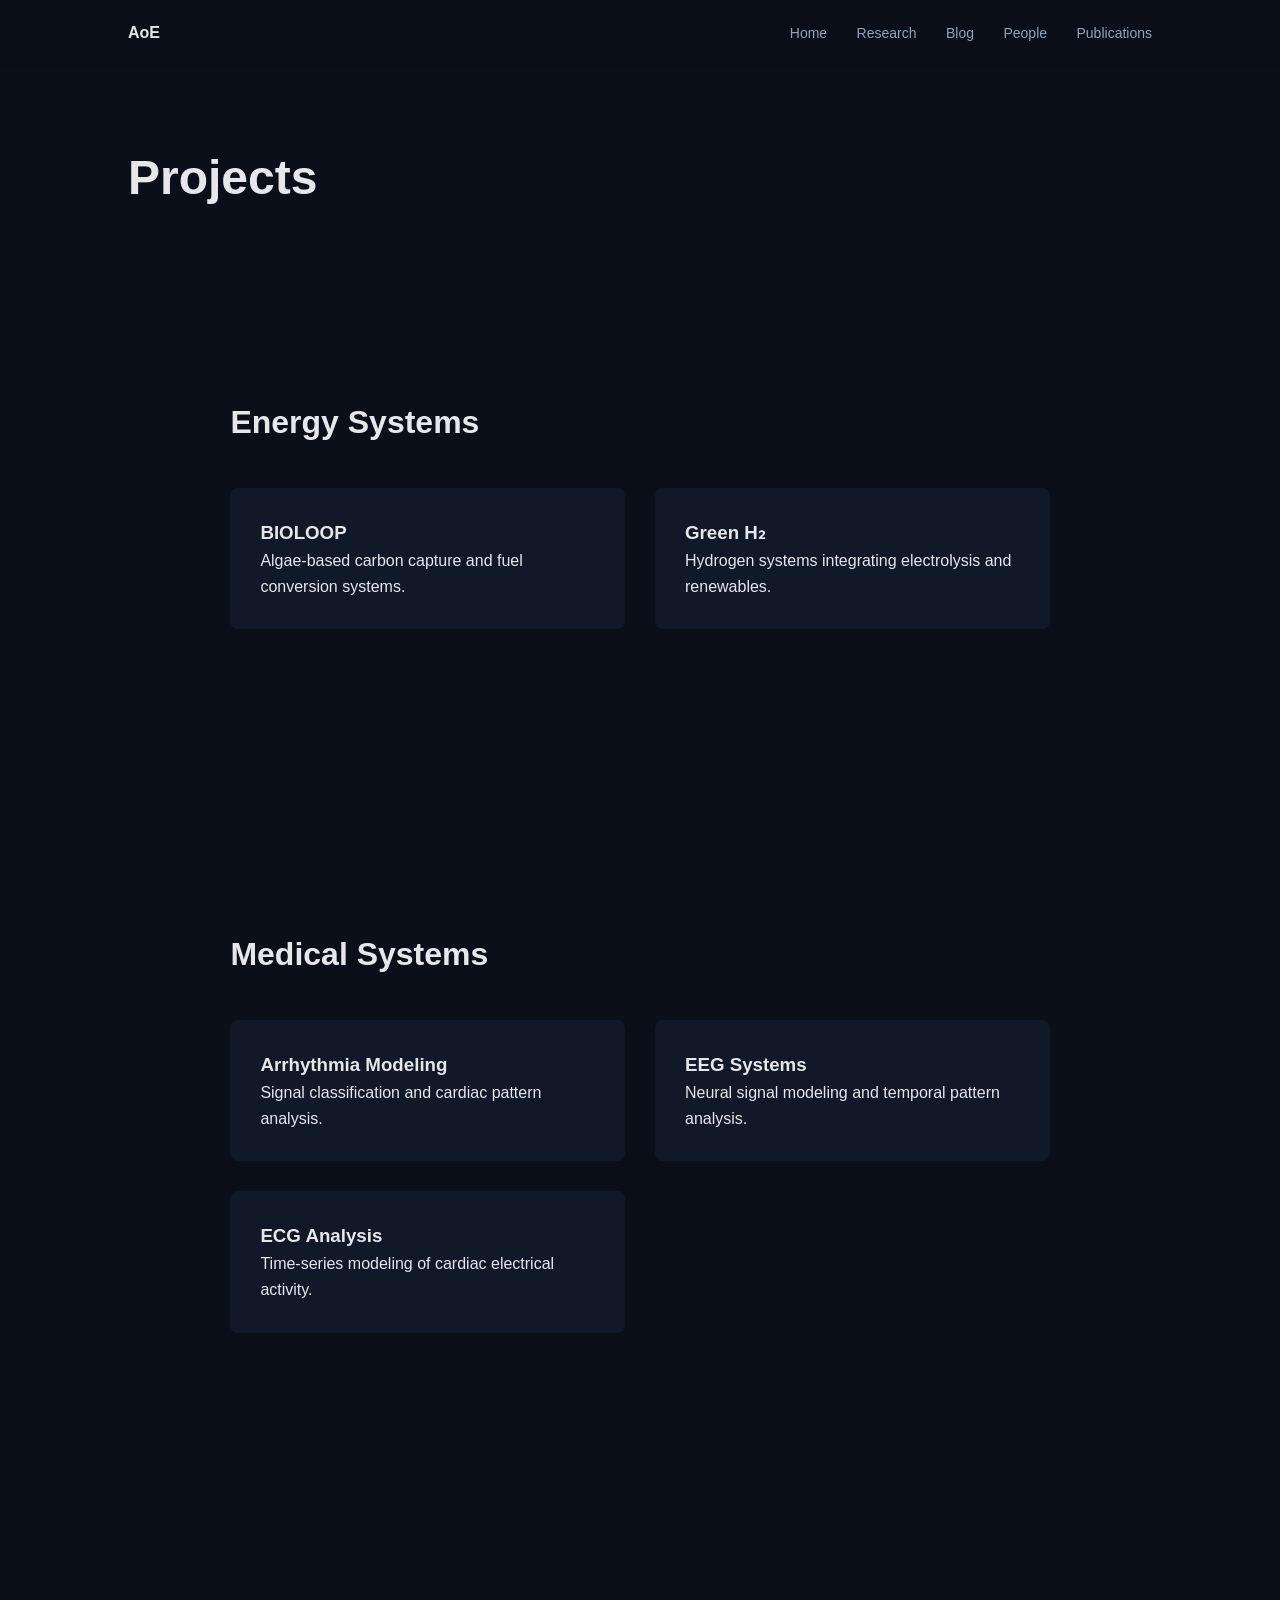
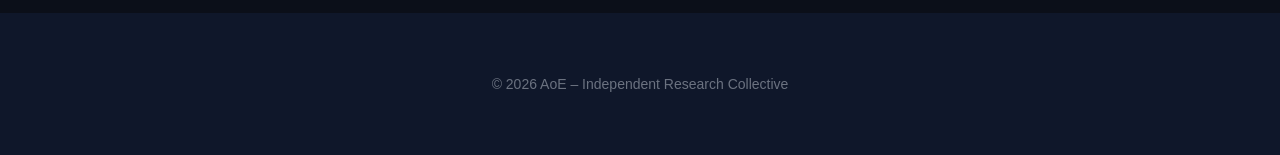
<file: projects.html>
<!DOCTYPE html>
<html lang="en">
<head>
<meta charset="UTF-8">
<meta name="viewport" content="width=device-width, initial-scale=1.0">
<title>Projects – AoE</title>
<link rel="stylesheet" href="style.css">
</head>

<body>

<nav>
  <div class="logo">AoE</div>
  <div class="nav-links">
    <a href="index.html">Home</a>
    <a href="research.html">Research</a>
    <a href="blog.html">Blog</a>
    <a href="people.html">People</a>
    <a href="publications.html">Publications</a>
  </div>
</nav>

<main class="page">

<h1>Projects</h1>

<section>
  <h2>Energy Systems</h2>
  <div class="grid">
    <a class="card link-card" href="projects/bioloop.html">
      <h3>BIOLOOP</h3>
      <p>Algae-based carbon capture and fuel conversion systems.</p>
    </a>

    <a class="card link-card" href="projects/h2.html">
      <h3>Green H₂</h3>
      <p>Hydrogen systems integrating electrolysis and renewables.</p>
    </a>
  </div>
</section>

<section>
  <h2>Medical Systems</h2>
  <div class="grid">
    <a class="card link-card" href="projects/arrhythmia.html">
      <h3>Arrhythmia Modeling</h3>
      <p>Signal classification and cardiac pattern analysis.</p>
    </a>

    <a class="card link-card" href="projects/eeg.html">
      <h3>EEG Systems</h3>
      <p>Neural signal modeling and temporal pattern analysis.</p>
    </a>

    <a class="card link-card" href="projects/ecg.html">
      <h3>ECG Analysis</h3>
      <p>Time-series modeling of cardiac electrical activity.</p>
    </a>
  </div>
</section>

</main>

<footer>
  © 2026 AoE – Independent Research Collective
</footer>

</body>
</html>
</file>
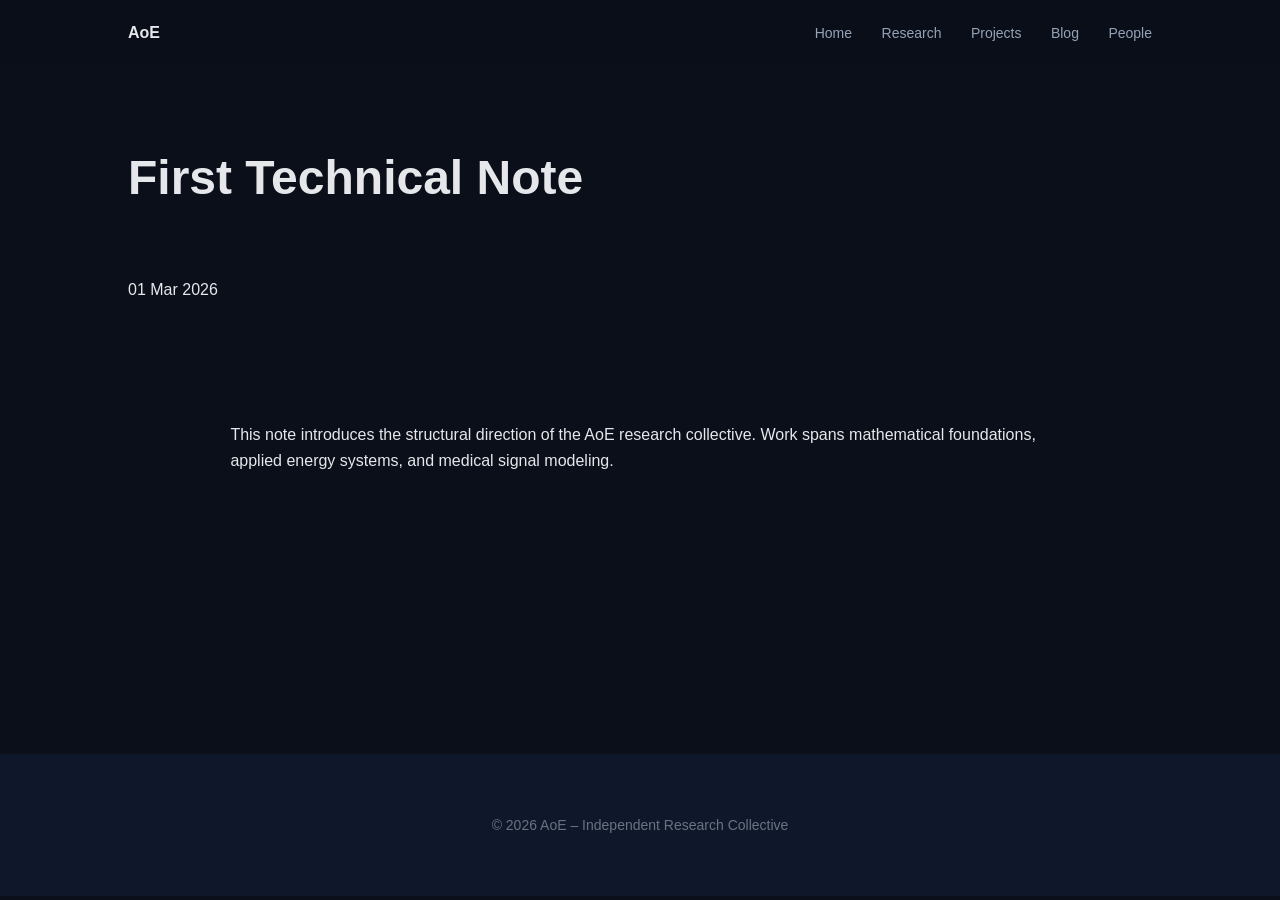
<file: blog/2026-03-01-first-post.html>
<!DOCTYPE html>
<html lang="en">
<head>
<meta charset="UTF-8">
<meta name="viewport" content="width=device-width, initial-scale=1.0">
<title>First Technical Note – AoE</title>
<link rel="stylesheet" href="../style.css">
</head>

<body>

<nav>
  <div class="logo">AoE</div>
  <div class="nav-links">
    <a href="../index.html">Home</a>
    <a href="../research.html">Research</a>
    <a href="../projects.html">Projects</a>
    <a href="../blog.html">Blog</a>
    <a href="../people.html">People</a>
  </div>
</nav>

<main class="page">

<h1>First Technical Note</h1>
<p class="blog-date">01 Mar 2026</p>

<section>
  <p>
    This note introduces the structural direction of the AoE research collective.
    Work spans mathematical foundations, applied energy systems, and medical signal modeling.
  </p>
</section>

</main>

<footer>
  © 2026 AoE – Independent Research Collective
</footer>

</body>
</html>
</file>
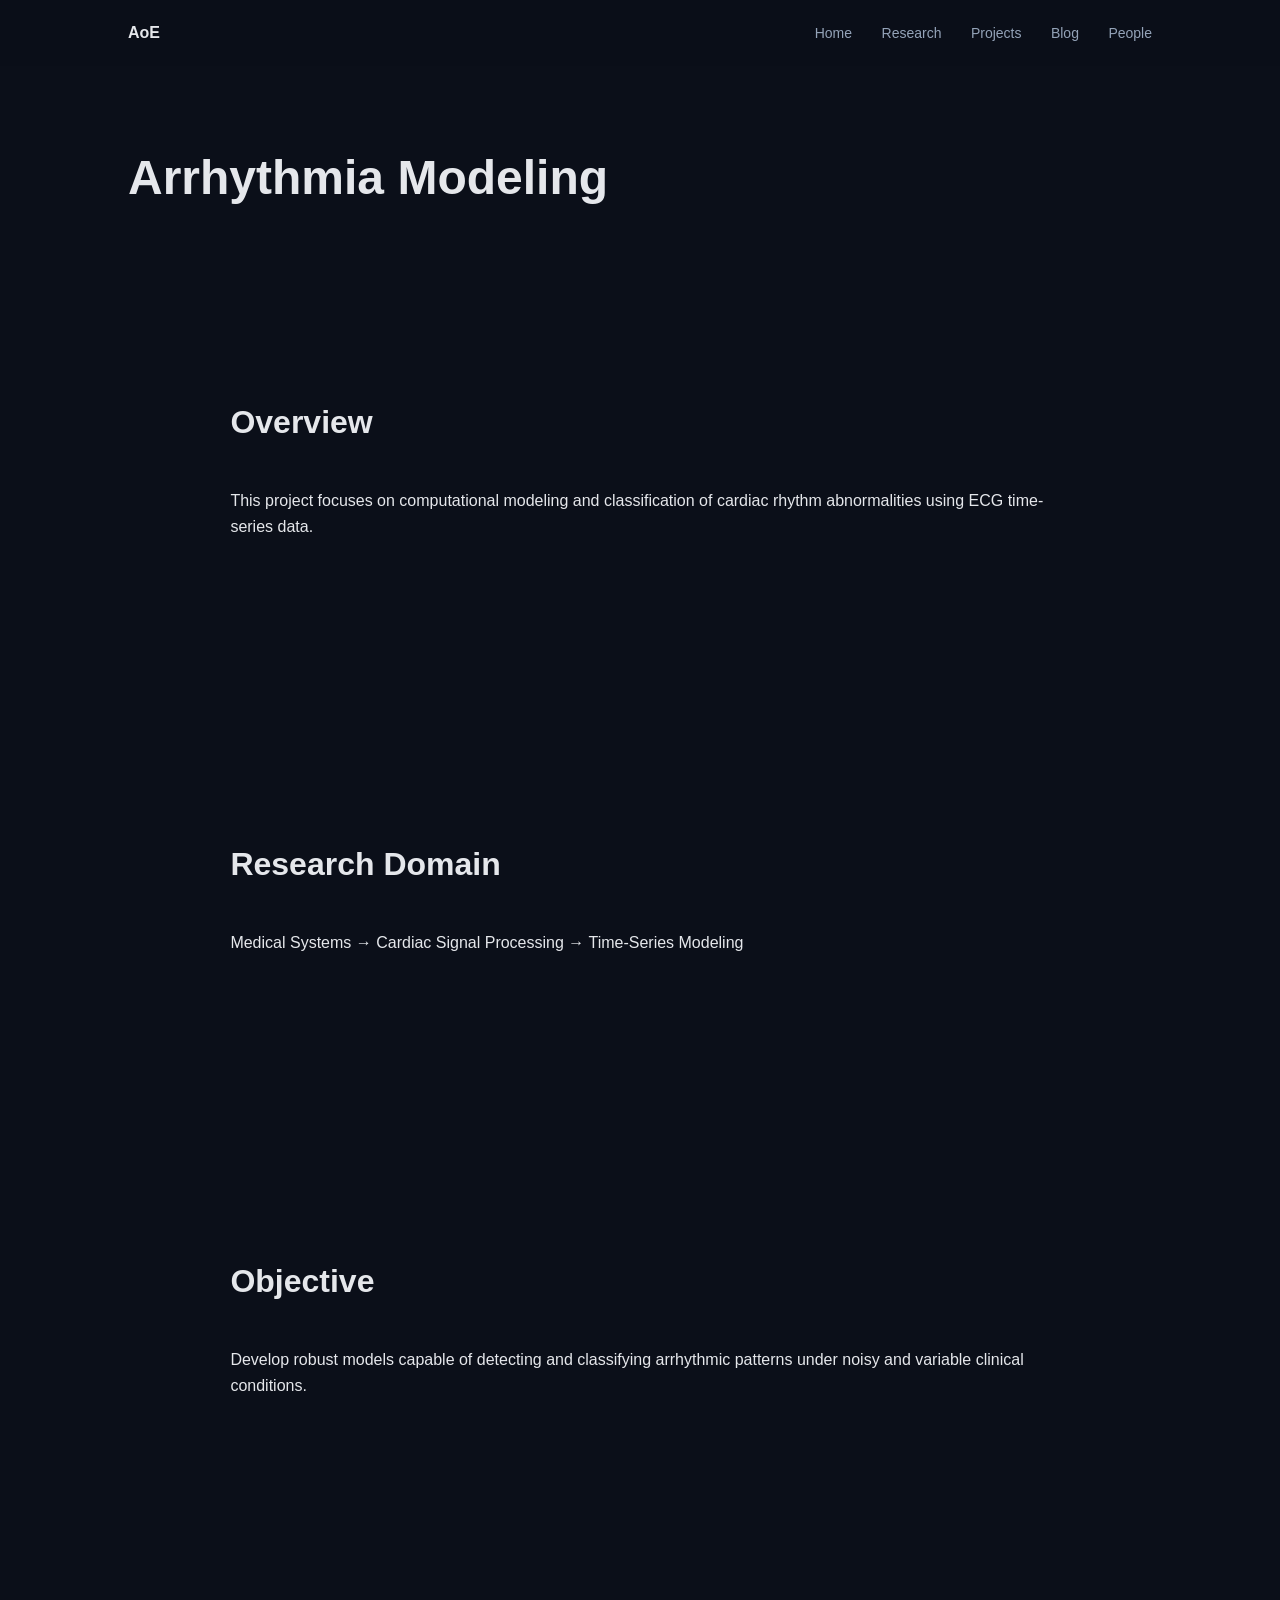
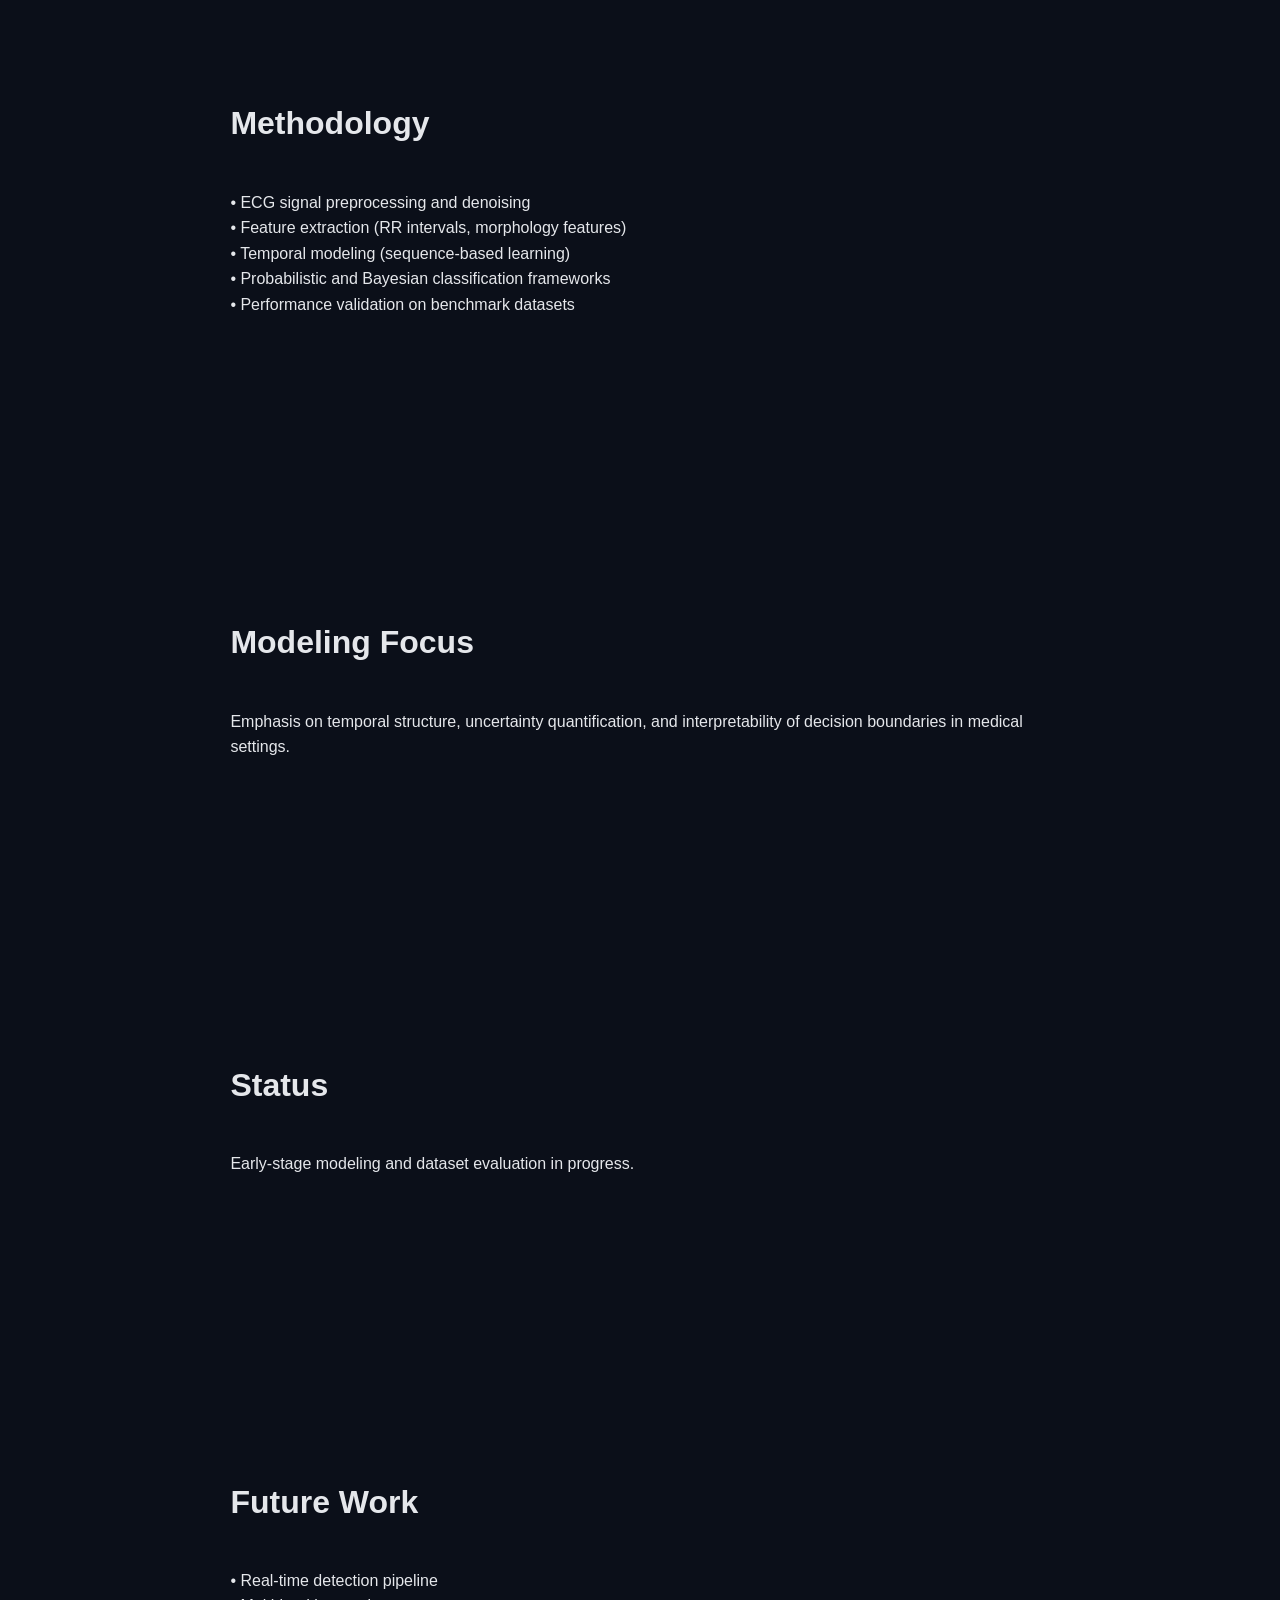
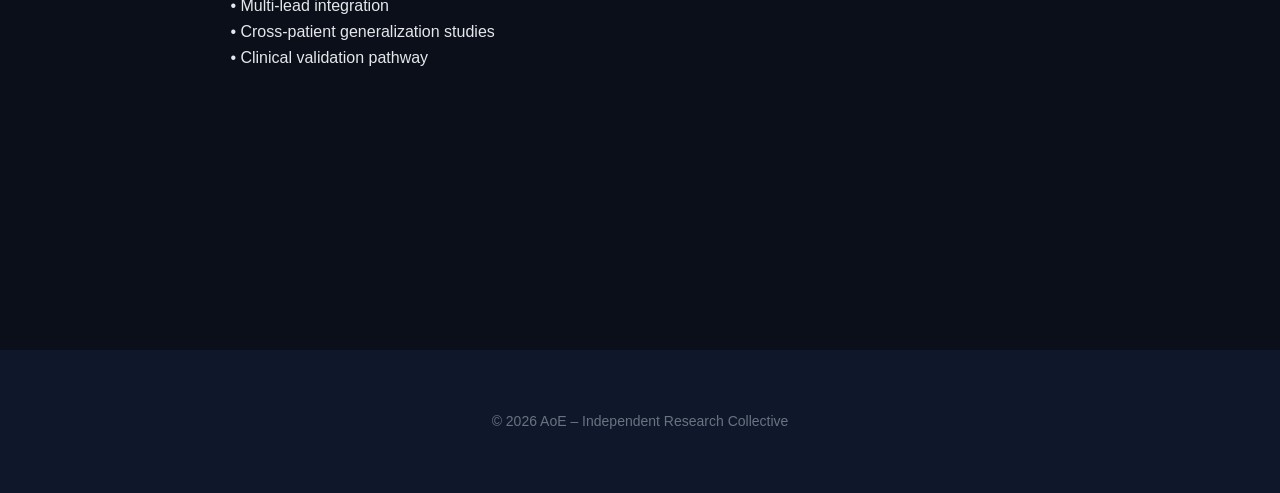
<file: projects/arrhythmia.html>
<!DOCTYPE html>
<html lang="en">
<head>
<meta charset="UTF-8">
<meta name="viewport" content="width=device-width, initial-scale=1.0">
<title>Arrhythmia Modeling – AoE</title>
<link rel="stylesheet" href="../style.css">
</head>

<body>

<nav>
  <div class="logo">AoE</div>
  <div class="nav-links">
    <a href="../index.html">Home</a>
    <a href="../research.html">Research</a>
    <a href="../projects.html">Projects</a>
    <a href="../blog.html">Blog</a>
    <a href="../people.html">People</a>
  </div>
</nav>

<main class="page">

<h1>Arrhythmia Modeling</h1>

<section>
  <h2>Overview</h2>
  <p>
    This project focuses on computational modeling and classification 
    of cardiac rhythm abnormalities using ECG time-series data.
  </p>
</section>

<section>
  <h2>Research Domain</h2>
  <p>
    Medical Systems → Cardiac Signal Processing → Time-Series Modeling
  </p>
</section>

<section>
  <h2>Objective</h2>
  <p>
    Develop robust models capable of detecting and classifying 
    arrhythmic patterns under noisy and variable clinical conditions.
  </p>
</section>

<section>
  <h2>Methodology</h2>
  <p>
    • ECG signal preprocessing and denoising <br>
    • Feature extraction (RR intervals, morphology features) <br>
    • Temporal modeling (sequence-based learning) <br>
    • Probabilistic and Bayesian classification frameworks <br>
    • Performance validation on benchmark datasets
  </p>
</section>

<section>
  <h2>Modeling Focus</h2>
  <p>
    Emphasis on temporal structure, uncertainty quantification, 
    and interpretability of decision boundaries in medical settings.
  </p>
</section>

<section>
  <h2>Status</h2>
  <p>
    Early-stage modeling and dataset evaluation in progress.
  </p>
</section>

<section>
  <h2>Future Work</h2>
  <p>
    • Real-time detection pipeline <br>
    • Multi-lead integration <br>
    • Cross-patient generalization studies <br>
    • Clinical validation pathway
  </p>
</section>

</main>

<footer>
  © 2026 AoE – Independent Research Collective
</footer>

</body>
</html>
</file>
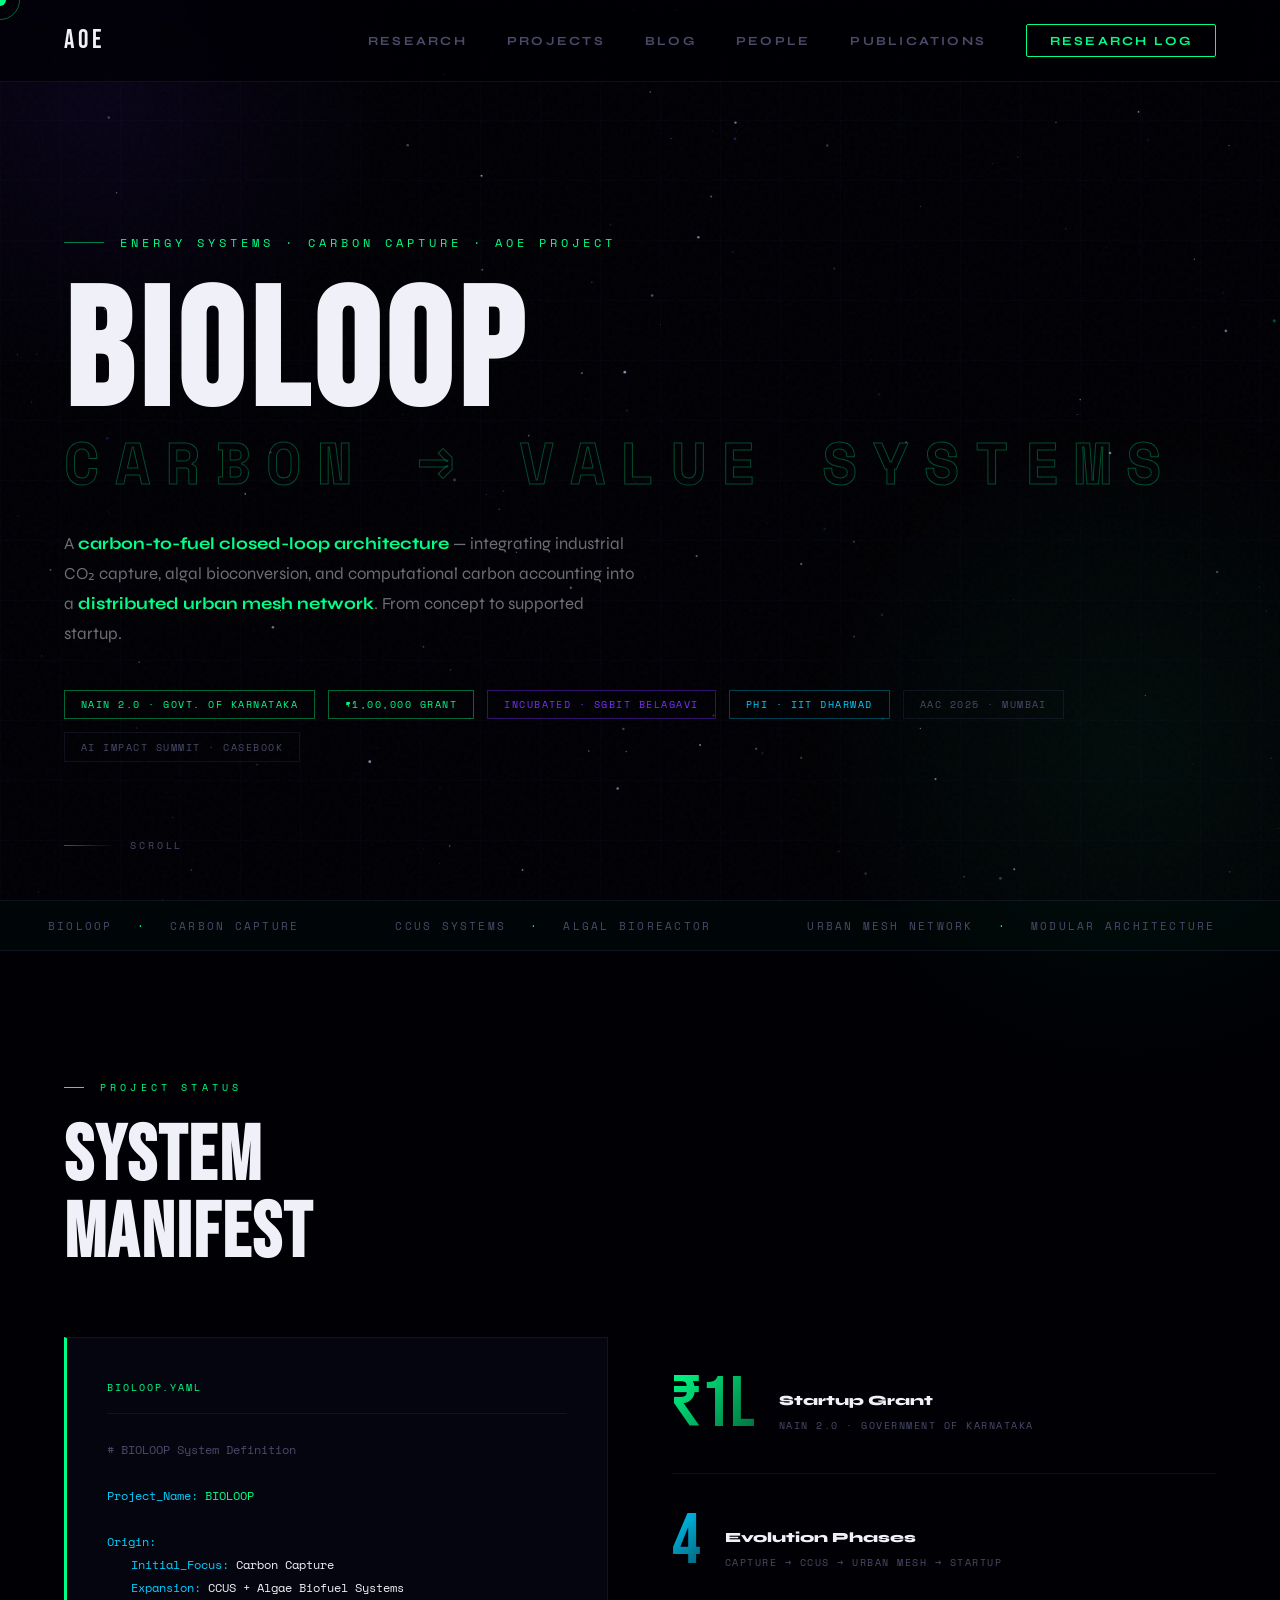
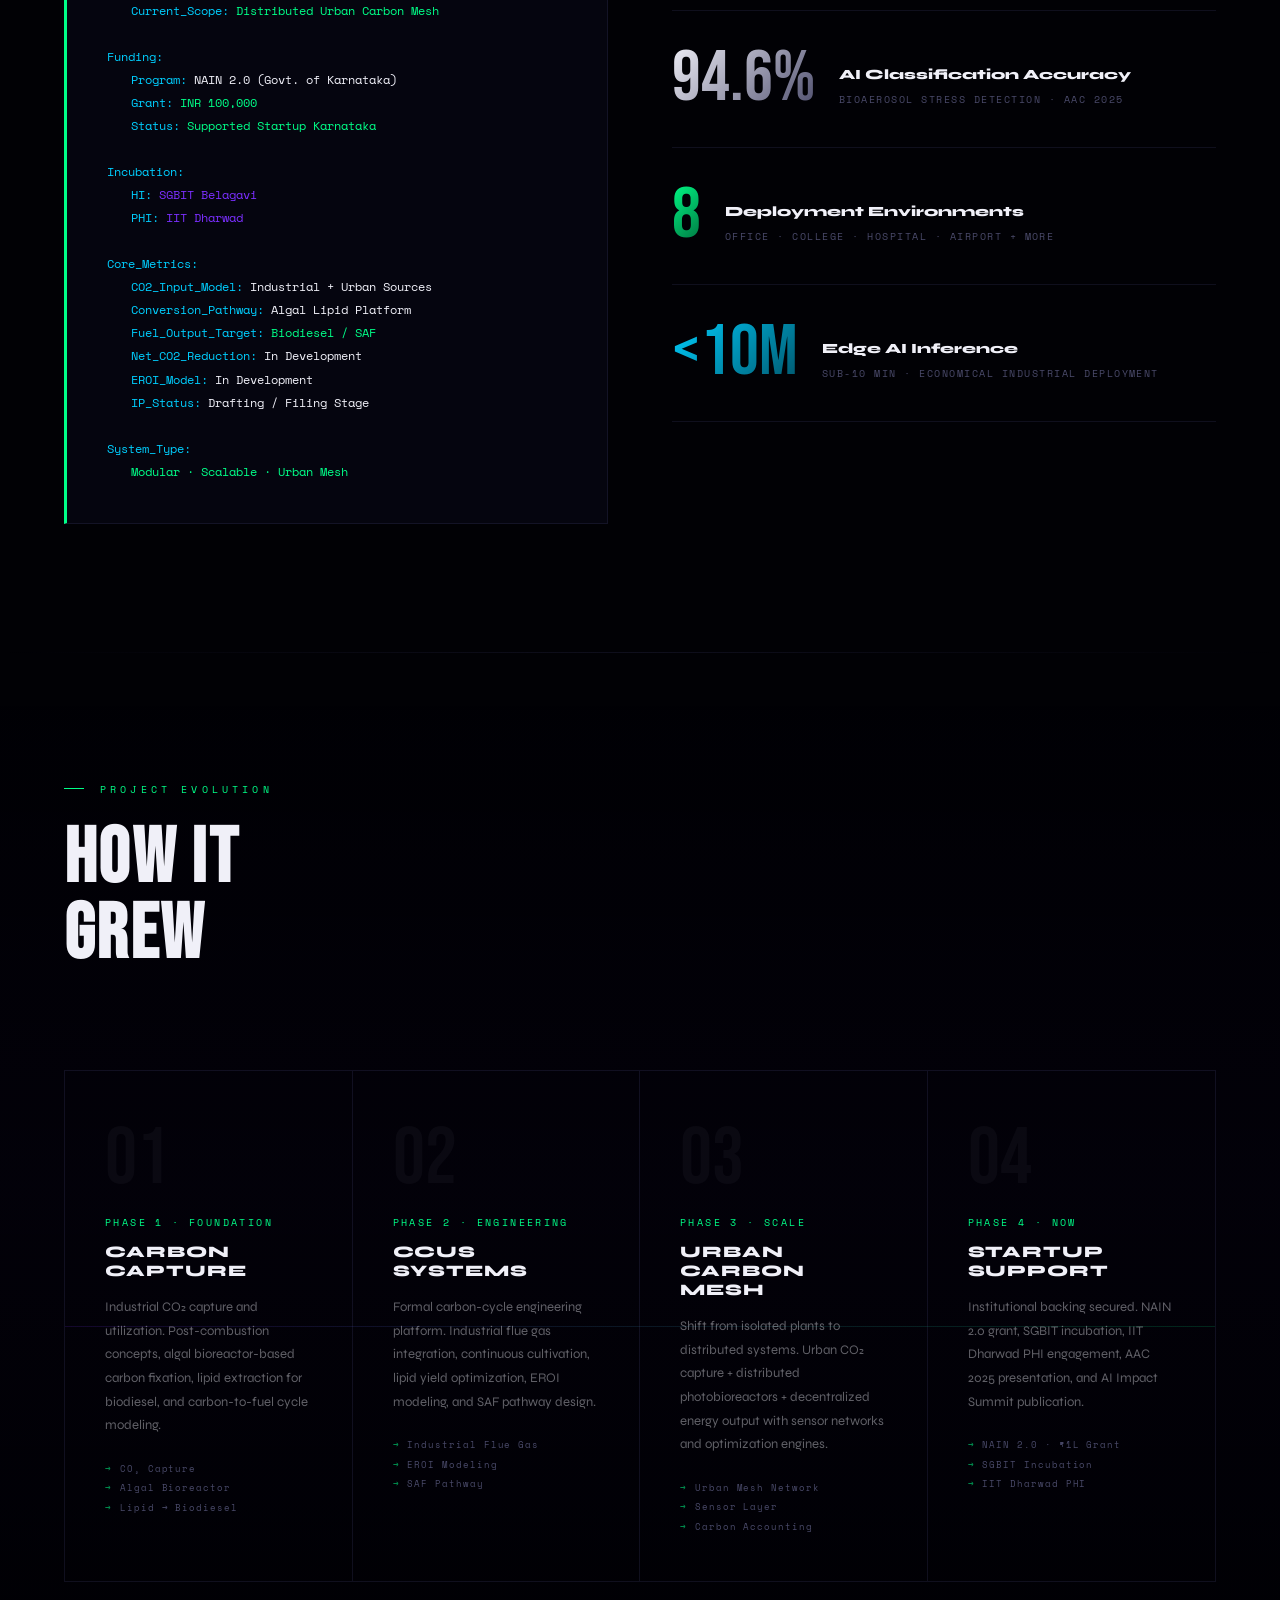
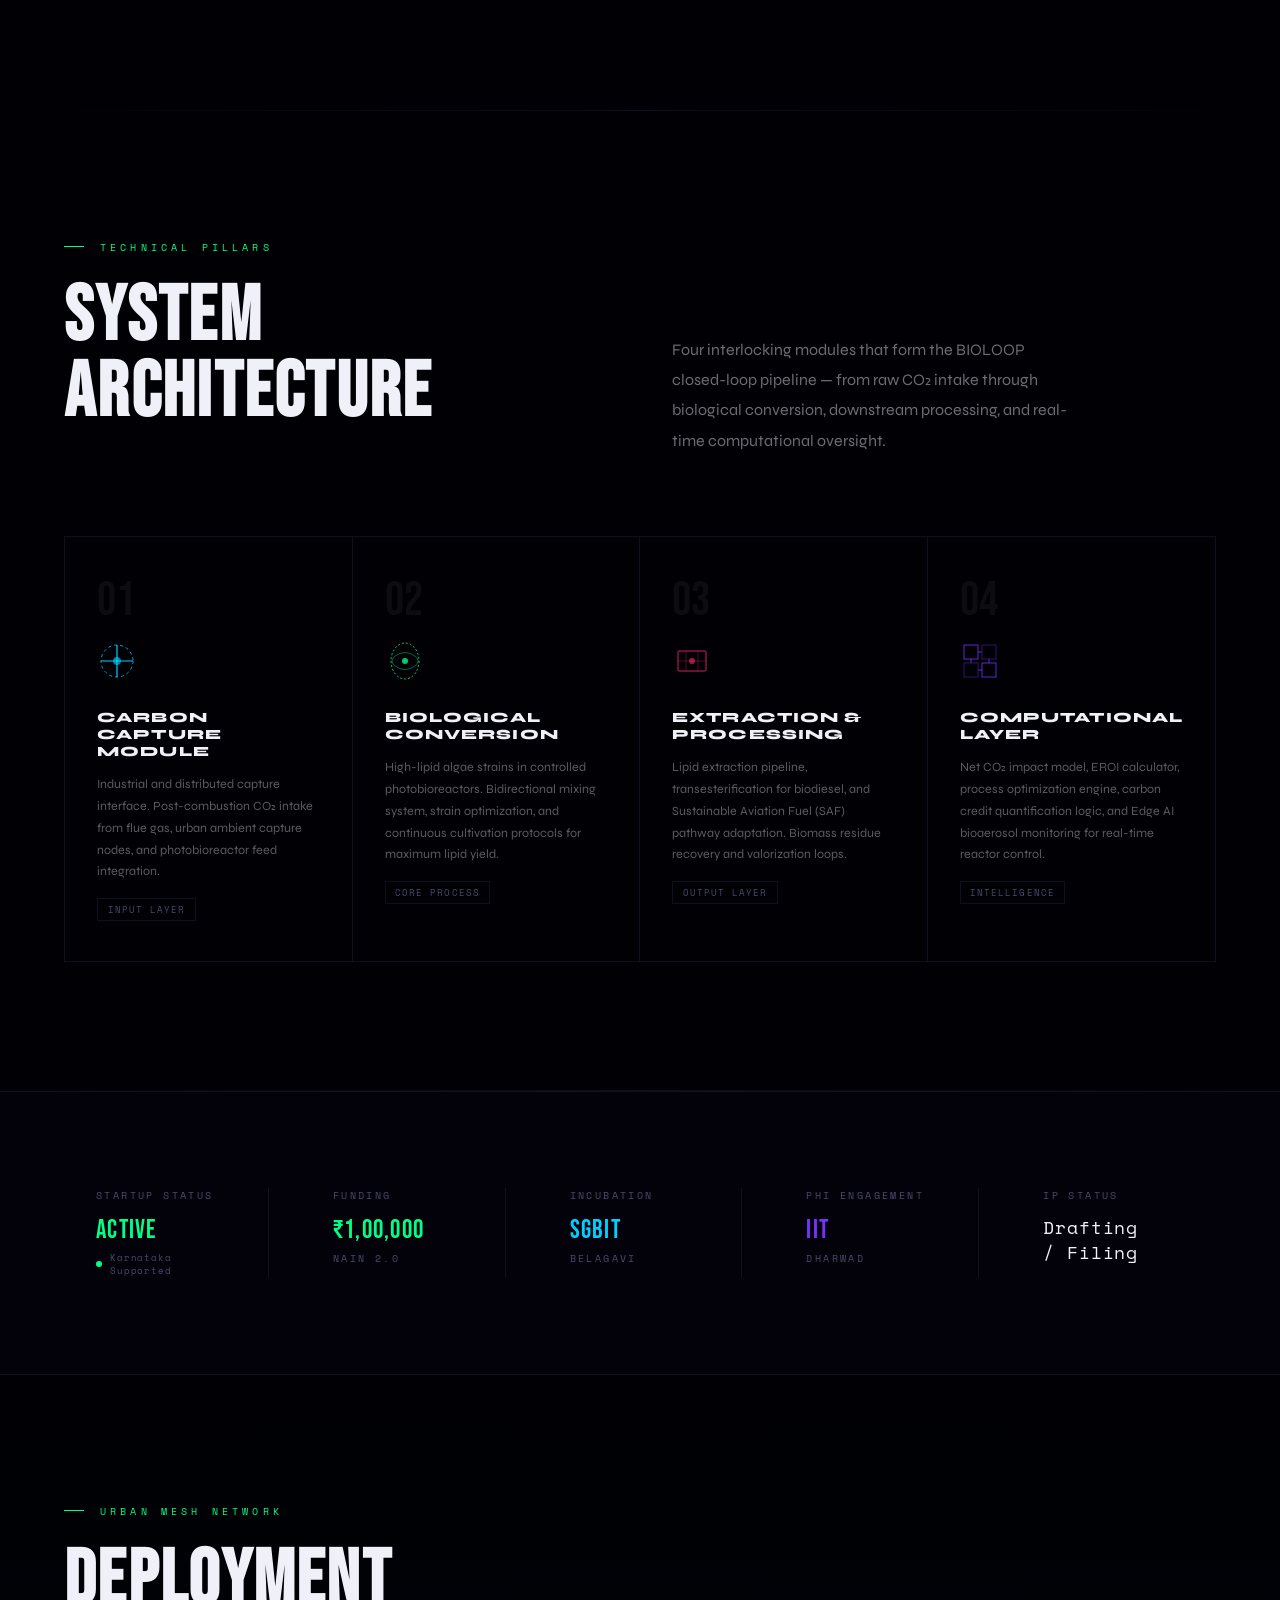
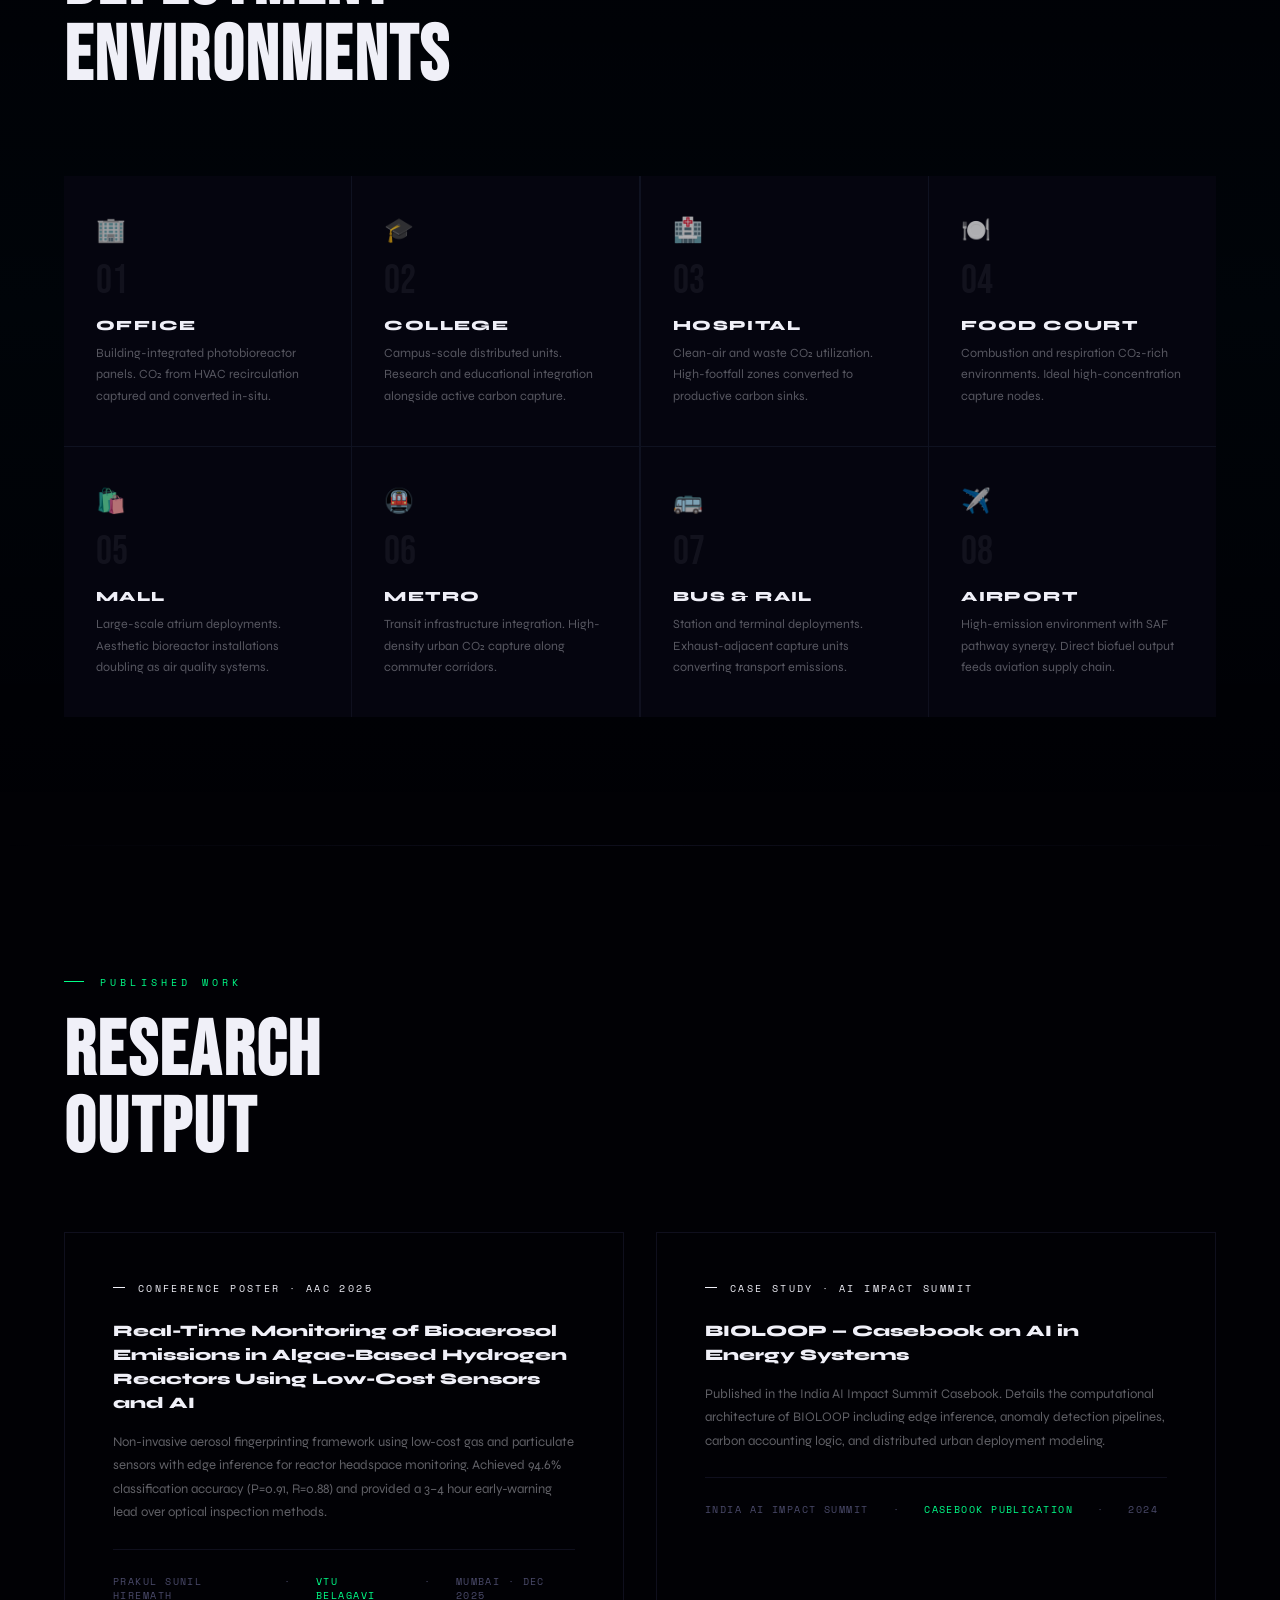
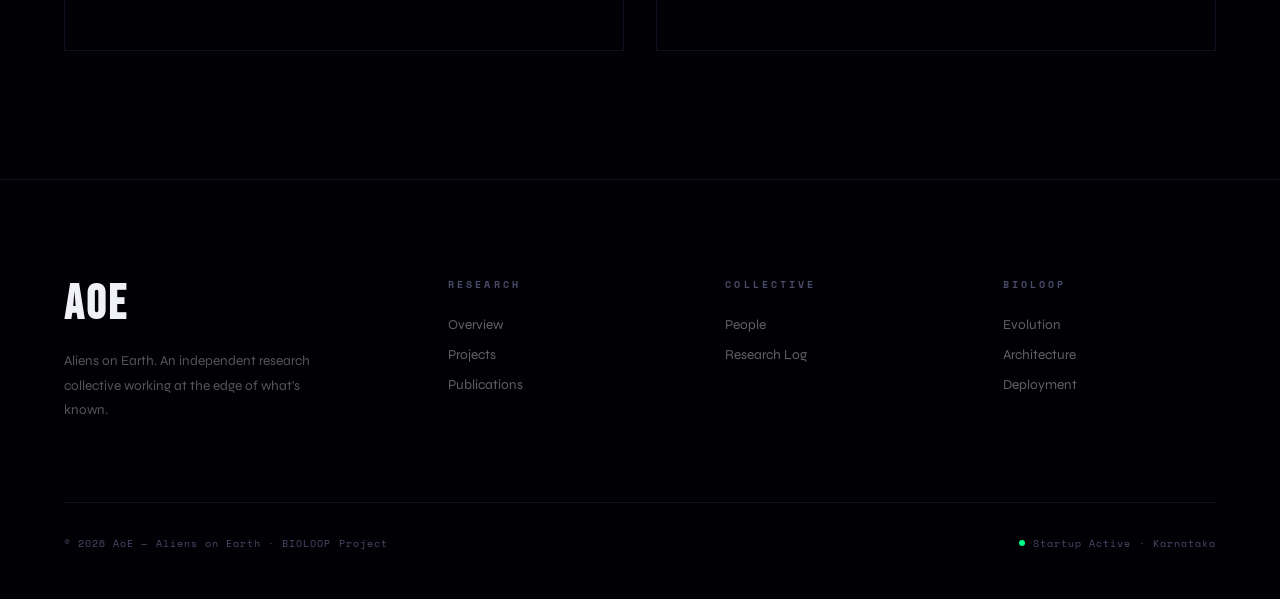
<file: projects/bioloop.html>
<!DOCTYPE html>
<html lang="en">
<head>
<meta charset="UTF-8">
<meta name="viewport" content="width=device-width, initial-scale=1.0">
<title>BIOLOOP — AoE</title>
<link rel="preconnect" href="https://fonts.googleapis.com">
<link href="https://fonts.googleapis.com/css2?family=Bebas+Neue&family=Syne:wght@400;700;800&family=Space+Mono:wght@400;700&display=swap" rel="stylesheet">
<style>
  :root {
    --void: #010105;
    --deep: #05050f;
    --ink: #0a0a1a;
    --acid: #00ff88;
    --plasma: #7b2fff;
    --signal: #ff2d6b;
    --ice: #00cfff;
    --white: #f0f0f8;
    --muted: #4a4a6a;
    --border: rgba(120,120,200,0.12);
  }

  *, *::before, *::after { margin: 0; padding: 0; box-sizing: border-box; }
  html { scroll-behavior: smooth; }

  body {
    background: var(--void);
    color: var(--white);
    font-family: 'Syne', sans-serif;
    overflow-x: hidden;
    cursor: none;
  }

  .cursor {
    position: fixed; width: 12px; height: 12px;
    background: var(--acid); border-radius: 50%;
    pointer-events: none; z-index: 9999;
    transform: translate(-50%,-50%);
    transition: transform 0.1s, background 0.2s;
    mix-blend-mode: difference;
  }
  .cursor-ring {
    position: fixed; width: 40px; height: 40px;
    border: 1px solid rgba(0,255,136,0.4); border-radius: 50%;
    pointer-events: none; z-index: 9998;
    transform: translate(-50%,-50%);
    transition: transform 0.15s ease, width 0.3s, height 0.3s, border-color 0.3s;
  }

  #cosmos { position: fixed; inset: 0; z-index: 0; pointer-events: none; }

  body::before {
    content: '';
    position: fixed; inset: 0;
    background-image: url("data:image/svg+xml,%3Csvg viewBox='0 0 256 256' xmlns='http://www.w3.org/2000/svg'%3E%3Cfilter id='noise'%3E%3CfeTurbulence type='fractalNoise' baseFrequency='0.9' numOctaves='4' stitchTiles='stitch'/%3E%3C/filter%3E%3Crect width='100%25' height='100%25' filter='url(%23noise)' opacity='1'/%3E%3C/svg%3E");
    opacity: 0.025; z-index: 1; pointer-events: none;
  }

  .grid-bg {
    position: fixed; inset: 0;
    background-image: linear-gradient(rgba(120,120,200,0.03) 1px, transparent 1px), linear-gradient(90deg, rgba(120,120,200,0.03) 1px, transparent 1px);
    background-size: 60px 60px; z-index: 0; pointer-events: none;
  }
  .glow-1 { position: fixed; top: -200px; left: -200px; width: 600px; height: 600px; background: radial-gradient(circle, rgba(123,47,255,0.08), transparent 70%); pointer-events: none; z-index: 0; }
  .glow-2 { position: fixed; bottom: -200px; right: -200px; width: 700px; height: 700px; background: radial-gradient(circle, rgba(0,255,136,0.05), transparent 70%); pointer-events: none; z-index: 0; }

  /* NAV */
  nav {
    position: fixed; top: 0; left: 0; right: 0; z-index: 100;
    display: flex; align-items: center; justify-content: space-between;
    padding: 1.5rem 4rem;
    border-bottom: 1px solid var(--border);
    backdrop-filter: blur(20px);
    background: rgba(1,1,5,0.7);
  }
  .nav-logo { display: flex; align-items: center; gap: 1rem; }
  .nav-logo img { height: 42px; border-radius: 8px; filter: brightness(1.1); }
  .nav-wordmark { font-family: 'Bebas Neue', sans-serif; font-size: 1.6rem; letter-spacing: 0.15em; color: var(--white); text-decoration: none; }
  .nav-links { display: flex; gap: 2.5rem; align-items: center; }
  .nav-links a {
    text-decoration: none; color: var(--muted);
    font-size: 0.78rem; font-weight: 700; letter-spacing: 0.18em; text-transform: uppercase;
    transition: color 0.2s; position: relative;
  }
  .nav-links a::after { content: ''; position: absolute; bottom: -4px; left: 0; width: 0; height: 1px; background: var(--acid); transition: width 0.3s; }
  .nav-links a:hover { color: var(--acid); }
  .nav-links a:hover::after { width: 100%; }
  .nav-cta { background: transparent; border: 1px solid var(--acid); color: var(--acid) !important; padding: 0.5rem 1.4rem; border-radius: 2px; }
  .nav-cta:hover { background: var(--acid); color: var(--void) !important; }
  .nav-cta::after { display: none !important; }

  /* HERO */
  .hero {
    position: relative; z-index: 2;
    min-height: 100vh;
    display: flex; flex-direction: column; align-items: flex-start; justify-content: center;
    padding: 10rem 4rem 4rem;
    overflow: hidden;
  }

  .hero-eyebrow {
    font-family: 'Space Mono', monospace;
    font-size: 0.72rem; letter-spacing: 0.35em; color: var(--acid);
    text-transform: uppercase; margin-bottom: 2rem;
    opacity: 0; animation: fadeUp 1s 0.3s forwards;
    display: flex; align-items: center; gap: 1rem;
  }
  .hero-eyebrow::before { content: ''; width: 40px; height: 1px; background: var(--acid); opacity: 0.5; }

  .hero-title {
    font-family: 'Bebas Neue', sans-serif;
    font-size: clamp(5rem, 13vw, 13rem);
    line-height: 0.88;
    letter-spacing: 0.04em;
    opacity: 0; animation: fadeUp 1s 0.5s forwards;
  }
  .hero-title .main { display: block; color: var(--white); }
  .hero-title .sub {
    display: block;
    color: transparent;
    -webkit-text-stroke: 1px rgba(0,255,136,0.3);
    font-size: 0.35em;
    letter-spacing: 0.25em;
    margin-top: 0.5rem;
    font-family: 'Space Mono', monospace;
  }

  .hero-tagline {
    margin-top: 2.5rem;
    font-size: 1.05rem;
    line-height: 1.8;
    color: rgba(240,240,248,0.45);
    max-width: 580px;
    opacity: 0; animation: fadeUp 1s 0.8s forwards;
  }
  .hero-tagline strong { color: var(--acid); font-weight: 700; }

  .hero-badges {
    display: flex; flex-wrap: wrap; gap: 0.8rem;
    margin-top: 2.5rem;
    opacity: 0; animation: fadeUp 1s 1s forwards;
  }
  .badge {
    padding: 0.4rem 1rem;
    font-family: 'Space Mono', monospace;
    font-size: 0.62rem; letter-spacing: 0.15em; text-transform: uppercase;
    border: 1px solid var(--border); color: var(--muted);
  }
  .badge.highlight { border-color: rgba(0,255,136,0.4); color: var(--acid); }
  .badge.plasma { border-color: rgba(123,47,255,0.4); color: var(--plasma); }
  .badge.ice { border-color: rgba(0,207,255,0.3); color: var(--ice); }

  .hero-scroll {
    position: absolute; bottom: 3rem; left: 4rem;
    display: flex; align-items: center; gap: 1rem;
    opacity: 0; animation: fadeUp 1s 1.4s forwards;
  }
  .hero-scroll span { font-family: 'Space Mono', monospace; font-size: 0.6rem; letter-spacing: 0.3em; color: var(--muted); text-transform: uppercase; }
  .scroll-line { width: 50px; height: 1px; background: linear-gradient(to right, var(--muted), transparent); animation: scrollPulse 2s infinite; }

  /* TICKER */
  .ticker {
    position: relative; z-index: 2;
    border-top: 1px solid var(--border); border-bottom: 1px solid var(--border);
    padding: 1rem 0; overflow: hidden;
    background: rgba(0,255,136,0.02);
  }
  .ticker-inner { display: flex; animation: ticker 30s linear infinite; white-space: nowrap; }
  .ticker-item {
    padding: 0 3rem;
    font-family: 'Space Mono', monospace; font-size: 0.7rem; letter-spacing: 0.2em; text-transform: uppercase;
    color: var(--muted); display: flex; align-items: center; gap: 1.5rem;
  }
  .ticker-item span { color: var(--acid); }

  /* SECTION COMMONS */
  section { position: relative; z-index: 2; }
  .section-label {
    font-family: 'Space Mono', monospace; font-size: 0.65rem; letter-spacing: 0.4em; text-transform: uppercase;
    color: var(--acid); margin-bottom: 1.5rem;
    display: flex; align-items: center; gap: 1rem;
  }
  .section-label::before { content: ''; width: 20px; height: 1px; background: var(--acid); }
  .section-title { font-family: 'Bebas Neue', sans-serif; font-size: clamp(3rem, 6vw, 5.5rem); line-height: 1; letter-spacing: 0.03em; margin-bottom: 1.5rem; }

  /* METRICS CODE BLOCK */
  .metrics-section {
    padding: 8rem 4rem;
    max-width: 1400px; margin: 0 auto;
  }
  .metrics-grid {
    display: grid; grid-template-columns: 1fr 1fr; gap: 4rem; align-items: start;
    margin-top: 4rem;
  }
  .code-block {
    background: var(--deep);
    border: 1px solid var(--border);
    border-left: 3px solid var(--acid);
    padding: 2.5rem;
    font-family: 'Space Mono', monospace;
    font-size: 0.72rem;
    line-height: 2;
    color: rgba(240,240,248,0.6);
    overflow: hidden;
    position: relative;
  }
  .code-block::before {
    content: 'BIOLOOP.yaml';
    display: block;
    font-size: 0.6rem; letter-spacing: 0.2em; text-transform: uppercase;
    color: var(--acid); margin-bottom: 1.5rem;
    border-bottom: 1px solid var(--border); padding-bottom: 1rem;
  }
  .code-key { color: var(--ice); }
  .code-val { color: var(--white); }
  .code-val.green { color: var(--acid); }
  .code-val.purple { color: var(--plasma); }
  .code-comment { color: var(--muted); }
  .code-indent { padding-left: 1.5rem; }
  .code-indent2 { padding-left: 3rem; }

  .stats-vertical { display: flex; flex-direction: column; gap: 0; }
  .stat-row {
    display: flex; align-items: flex-end; gap: 1.5rem;
    padding: 2rem 0; border-bottom: 1px solid var(--border);
  }
  .stat-big {
    font-family: 'Bebas Neue', sans-serif; font-size: 4.5rem; line-height: 1;
    background: linear-gradient(135deg, var(--white), var(--muted));
    -webkit-background-clip: text; -webkit-text-fill-color: transparent; background-clip: text;
    flex-shrink: 0;
  }
  .stat-big.green { background: linear-gradient(135deg, var(--acid), rgba(0,255,136,0.4)); -webkit-background-clip: text; background-clip: text; }
  .stat-big.ice { background: linear-gradient(135deg, var(--ice), rgba(0,207,255,0.4)); -webkit-background-clip: text; background-clip: text; }
  .stat-info { padding-bottom: 0.5rem; }
  .stat-info strong { display: block; font-size: 0.88rem; font-weight: 800; margin-bottom: 0.3rem; }
  .stat-info span { font-family: 'Space Mono', monospace; font-size: 0.62rem; letter-spacing: 0.15em; color: var(--muted); text-transform: uppercase; }

  /* TIMELINE */
  .timeline-section {
    padding: 8rem 4rem;
    background: linear-gradient(180deg, transparent 0%, rgba(123,47,255,0.02) 50%, transparent 100%);
  }
  .timeline-inner { max-width: 1400px; margin: 0 auto; }
  .timeline-header { margin-bottom: 6rem; }

  .timeline {
    display: grid; grid-template-columns: repeat(4, 1fr);
    gap: 0;
    border: 1px solid var(--border);
    position: relative;
  }
  .timeline::before {
    content: '';
    position: absolute; top: 50%; left: 0; right: 0; height: 1px;
    background: linear-gradient(to right, var(--plasma), var(--acid));
    opacity: 0.15; z-index: 0;
  }

  .phase {
    padding: 3rem 2.5rem;
    border-right: 1px solid var(--border);
    position: relative; overflow: hidden;
    transition: background 0.4s;
  }
  .phase:last-child { border-right: none; }
  .phase::after {
    content: '';
    position: absolute; bottom: 0; left: 0; right: 0; height: 2px;
    background: linear-gradient(to right, transparent, var(--acid), transparent);
    transform: scaleX(0); transition: transform 0.4s;
  }
  .phase:hover::after { transform: scaleX(1); }
  .phase:hover { background: rgba(0,255,136,0.02); }

  .phase-num {
    font-family: 'Bebas Neue', sans-serif; font-size: 5rem;
    color: rgba(240,240,248,0.04); line-height: 1; margin-bottom: 1rem;
  }
  .phase-label {
    font-family: 'Space Mono', monospace; font-size: 0.6rem; letter-spacing: 0.25em;
    color: var(--acid); text-transform: uppercase; margin-bottom: 0.8rem;
  }
  .phase h3 { font-size: 1rem; font-weight: 800; letter-spacing: 0.06em; text-transform: uppercase; margin-bottom: 1rem; }
  .phase p { font-size: 0.82rem; color: rgba(240,240,248,0.4); line-height: 1.8; }
  .phase-tags { display: flex; flex-direction: column; gap: 0.4rem; margin-top: 1.5rem; }
  .phase-tag {
    font-family: 'Space Mono', monospace; font-size: 0.58rem; letter-spacing: 0.1em;
    color: var(--muted); display: flex; align-items: center; gap: 0.5rem;
  }
  .phase-tag::before { content: '→'; color: var(--acid); opacity: 0.6; }

  /* ARCHITECTURE */
  .arch-section { padding: 8rem 4rem; }
  .arch-inner { max-width: 1400px; margin: 0 auto; }
  .arch-header { display: grid; grid-template-columns: 1fr 1fr; gap: 4rem; align-items: end; margin-bottom: 5rem; }
  .arch-desc { color: rgba(240,240,248,0.45); line-height: 1.9; font-size: 1rem; max-width: 400px; }

  .arch-modules {
    display: grid; grid-template-columns: repeat(4, 1fr);
    gap: 0; border: 1px solid var(--border);
  }
  .module {
    padding: 2.5rem 2rem; border-right: 1px solid var(--border);
    position: relative; overflow: hidden; transition: background 0.3s;
  }
  .module:last-child { border-right: none; }
  .module::before {
    content: '';
    position: absolute; top: 0; left: 0; right: 0; height: 1px;
    background: linear-gradient(to right, transparent, var(--ice), transparent);
    transform: scaleX(0); transition: transform 0.4s;
  }
  .module:hover::before { transform: scaleX(1); }
  .module:hover { background: rgba(0,207,255,0.03); }

  .module-icon {
    width: 40px; height: 40px; margin-bottom: 1.5rem;
  }
  .module-num {
    font-family: 'Bebas Neue', sans-serif; font-size: 3rem;
    color: rgba(240,240,248,0.05); line-height: 1; margin-bottom: 1rem;
  }
  .module h4 { font-size: 0.88rem; font-weight: 800; letter-spacing: 0.08em; text-transform: uppercase; margin-bottom: 0.8rem; }
  .module p { font-size: 0.78rem; color: rgba(240,240,248,0.38); line-height: 1.75; }
  .module-tag {
    display: inline-block; margin-top: 1rem; padding: 0.25rem 0.6rem;
    font-family: 'Space Mono', monospace; font-size: 0.55rem; letter-spacing: 0.12em; text-transform: uppercase;
    border: 1px solid var(--border); color: var(--muted);
  }

  /* DEPLOYMENT */
  .deploy-section {
    padding: 8rem 4rem;
    background: linear-gradient(180deg, transparent 0%, rgba(0,207,255,0.02) 50%, transparent 100%);
  }
  .deploy-inner { max-width: 1400px; margin: 0 auto; }
  .deploy-header { margin-bottom: 5rem; }
  .deploy-grid {
    display: grid; grid-template-columns: repeat(4, 1fr);
    gap: 1.5px; background: var(--border);
  }
  .deploy-card {
    background: var(--deep); padding: 2.5rem 2rem;
    position: relative; overflow: hidden; transition: background 0.3s;
  }
  .deploy-card:hover { background: rgba(5,5,15,0.9); }
  .deploy-card::after {
    content: '';
    position: absolute; inset: 0;
    background: radial-gradient(circle at 50% 0%, rgba(0,255,136,0.06), transparent 60%);
    opacity: 0; transition: opacity 0.4s;
  }
  .deploy-card:hover::after { opacity: 1; }
  .deploy-num {
    font-family: 'Bebas Neue', sans-serif; font-size: 2.5rem;
    color: rgba(240,240,248,0.06); line-height: 1; margin-bottom: 1rem; position: relative; z-index: 1;
  }
  .deploy-card h4 {
    font-size: 0.88rem; font-weight: 800; letter-spacing: 0.1em; text-transform: uppercase;
    margin-bottom: 0.5rem; position: relative; z-index: 1;
  }
  .deploy-card p { font-size: 0.78rem; color: rgba(240,240,248,0.35); line-height: 1.7; position: relative; z-index: 1; }
  .deploy-icon { font-size: 1.5rem; margin-bottom: 1rem; position: relative; z-index: 1; opacity: 0.7; }

  /* RESEARCH OUTPUT */
  .research-section { padding: 8rem 4rem; }
  .research-inner { max-width: 1400px; margin: 0 auto; }
  .research-grid { display: grid; grid-template-columns: 1fr 1fr; gap: 2rem; margin-top: 4rem; }
  .research-card {
    border: 1px solid var(--border); padding: 3rem;
    position: relative; overflow: hidden; transition: border-color 0.3s, background 0.3s;
  }
  .research-card:hover { border-color: rgba(0,255,136,0.3); background: rgba(0,255,136,0.02); }
  .research-card-type {
    font-family: 'Space Mono', monospace; font-size: 0.6rem; letter-spacing: 0.25em; text-transform: uppercase;
    margin-bottom: 1.5rem; display: flex; align-items: center; gap: 0.8rem;
  }
  .research-card-type::before { content: ''; width: 12px; height: 1px; background: currentColor; }
  .research-card h3 { font-size: 1rem; font-weight: 800; line-height: 1.5; margin-bottom: 1rem; }
  .research-card p { font-size: 0.82rem; color: rgba(240,240,248,0.4); line-height: 1.8; }
  .research-meta {
    display: flex; gap: 1.5rem; margin-top: 1.5rem; padding-top: 1.5rem;
    border-top: 1px solid var(--border);
  }
  .research-meta span {
    font-family: 'Space Mono', monospace; font-size: 0.6rem; letter-spacing: 0.15em; color: var(--muted); text-transform: uppercase;
  }
  .research-meta .highlight { color: var(--acid); }

  /* STATUS BLOCK */
  .status-section {
    padding: 6rem 4rem;
    border-top: 1px solid var(--border); border-bottom: 1px solid var(--border);
    background: rgba(123,47,255,0.02);
  }
  .status-inner { max-width: 1400px; margin: 0 auto; display: grid; grid-template-columns: repeat(5, 1fr); gap: 2rem; }
  .status-item { padding: 0 2rem; border-right: 1px solid var(--border); }
  .status-item:last-child { border-right: none; }
  .status-label { font-family: 'Space Mono', monospace; font-size: 0.6rem; letter-spacing: 0.25em; color: var(--muted); text-transform: uppercase; margin-bottom: 0.8rem; }
  .status-val { font-family: 'Bebas Neue', sans-serif; font-size: 1.6rem; letter-spacing: 0.05em; }
  .status-val.green { color: var(--acid); }
  .status-val.ice { color: var(--ice); }
  .status-val.purple { color: var(--plasma); }
  .status-dot-row { display: flex; align-items: center; gap: 0.5rem; margin-top: 0.3rem; }
  .dot-active { width: 6px; height: 6px; background: var(--acid); border-radius: 50%; animation: blink 2s infinite; }

  /* DIVIDER */
  .divider { width: 100%; height: 1px; background: linear-gradient(to right, transparent, var(--border), transparent); position: relative; z-index: 2; }

  /* FOOTER */
  footer {
    position: relative; z-index: 2;
    padding: 6rem 4rem 3rem;
    border-top: 1px solid var(--border);
  }
  .footer-inner { max-width: 1400px; margin: 0 auto; }
  .footer-top { display: grid; grid-template-columns: 1.5fr 1fr 1fr 1fr; gap: 4rem; margin-bottom: 5rem; }
  .footer-brand h2 { font-family: 'Bebas Neue', sans-serif; font-size: 3rem; letter-spacing: 0.06em; margin-bottom: 1rem; }
  .footer-brand p { font-size: 0.85rem; color: rgba(240,240,248,0.35); line-height: 1.8; max-width: 280px; }
  .footer-col h4 { font-family: 'Space Mono', monospace; font-size: 0.65rem; letter-spacing: 0.3em; text-transform: uppercase; color: var(--muted); margin-bottom: 1.5rem; }
  .footer-col a { display: block; color: rgba(240,240,248,0.4); text-decoration: none; font-size: 0.85rem; margin-bottom: 0.8rem; transition: color 0.2s; }
  .footer-col a:hover { color: var(--white); }
  .footer-bottom {
    display: flex; justify-content: space-between; align-items: center;
    padding-top: 2rem; border-top: 1px solid var(--border);
    font-family: 'Space Mono', monospace; font-size: 0.65rem; color: var(--muted); letter-spacing: 0.1em;
  }
  .footer-status { display: flex; align-items: center; gap: 0.5rem; }
  .status-dot-f { width: 6px; height: 6px; background: var(--acid); border-radius: 50%; animation: blink 2s infinite; }

  /* SCROLL REVEAL */
  .reveal { opacity: 0; transform: translateY(40px); transition: opacity 0.8s ease, transform 0.8s ease; }
  .reveal.visible { opacity: 1; transform: none; }

  /* ANIMATIONS */
  @keyframes fadeUp { from { opacity: 0; transform: translateY(30px); } to { opacity: 1; transform: translateY(0); } }
  @keyframes ticker { from { transform: translateX(0); } to { transform: translateX(-50%); } }
  @keyframes scrollPulse { 0%,100%{ opacity:0.3; } 50%{ opacity:1; } }
  @keyframes blink { 0%,100%{ opacity:1; } 50%{ opacity:0.3; } }

  /* RESPONSIVE */
  @media (max-width: 1024px) {
    nav { padding: 1.5rem 2rem; }
    .hero { padding: 9rem 2rem 4rem; }
    .metrics-section, .timeline-section, .arch-section, .deploy-section, .research-section, .status-section { padding-left: 2rem; padding-right: 2rem; }
    .metrics-grid { grid-template-columns: 1fr; }
    .timeline { grid-template-columns: 1fr 1fr; }
    .phase { border-bottom: 1px solid var(--border); }
    .arch-header { grid-template-columns: 1fr; }
    .arch-modules { grid-template-columns: 1fr 1fr; }
    .deploy-grid { grid-template-columns: 1fr 1fr; }
    .research-grid { grid-template-columns: 1fr; }
    .status-inner { grid-template-columns: repeat(3, 1fr); }
    .footer-top { grid-template-columns: 1fr 1fr; }
  }
  @media (max-width: 640px) {
    nav { padding: 1rem 1.5rem; }
    .nav-links { display: none; }
    .timeline { grid-template-columns: 1fr; }
    .arch-modules { grid-template-columns: 1fr; }
    .deploy-grid { grid-template-columns: 1fr; }
    .status-inner { grid-template-columns: 1fr 1fr; }
    .footer-top { grid-template-columns: 1fr; }
    .footer-bottom { flex-direction: column; gap: 1rem; text-align: center; }
  }
</style>
</head>
<body>

<div class="cursor" id="cursor"></div>
<div class="cursor-ring" id="cursorRing"></div>
<div class="grid-bg"></div>
<div class="glow-1"></div>
<div class="glow-2"></div>
<canvas id="cosmos"></canvas>

<!-- NAV -->
<nav>
  <div class="nav-logo">
    <a href="../index.html" class="nav-wordmark">AoE</a>
  </div>
  <div class="nav-links">
    <a href="../research.html">Research</a>
    <a href="../projects.html">Projects</a>
    <a href="../blog.html">Blog</a>
    <a href="../people.html">People</a>
    <a href="../publications.html">Publications</a>
    <a href="../blog.html" class="nav-cta">Research Log</a>
  </div>
</nav>

<!-- HERO -->
<section class="hero">
  <div class="hero-eyebrow">Energy Systems · Carbon Capture · AoE Project</div>
  <h1 class="hero-title">
    <span class="main">BIOLOOP</span>
    <span class="sub">CARBON → VALUE SYSTEMS</span>
  </h1>
  <p class="hero-tagline">
    A <strong>carbon-to-fuel closed-loop architecture</strong> — integrating industrial CO₂ capture,
    algal bioconversion, and computational carbon accounting into a <strong>distributed urban mesh network</strong>.
    From concept to supported startup.
  </p>
  <div class="hero-badges">
    <span class="badge highlight">NAIN 2.0 · Govt. of Karnataka</span>
    <span class="badge highlight">₹1,00,000 Grant</span>
    <span class="badge plasma">Incubated · SGBIT Belagavi</span>
    <span class="badge ice">PHI · IIT Dharwad</span>
    <span class="badge">AAC 2025 · Mumbai</span>
    <span class="badge">AI Impact Summit · Casebook</span>
  </div>
  <div class="hero-scroll">
    <div class="scroll-line"></div>
    <span>Scroll</span>
  </div>
</section>

<!-- TICKER -->
<div class="ticker">
  <div class="ticker-inner">
    <span class="ticker-item">BIOLOOP <span>·</span> Carbon Capture</span>
    <span class="ticker-item">CCUS Systems <span>·</span> Algal Bioreactor</span>
    <span class="ticker-item">Urban Mesh Network <span>·</span> Modular Architecture</span>
    <span class="ticker-item">SAF Pathway <span>·</span> Green H₂</span>
    <span class="ticker-item">NAIN 2.0 <span>·</span> Karnataka Startup</span>
    <span class="ticker-item">SGBIT Incubation <span>·</span> IIT Dharwad PHI</span>
    <span class="ticker-item">Edge AI <span>·</span> Bioaerosol Monitoring</span>
    <span class="ticker-item">BIOLOOP <span>·</span> Carbon Capture</span>
    <span class="ticker-item">CCUS Systems <span>·</span> Algal Bioreactor</span>
    <span class="ticker-item">Urban Mesh Network <span>·</span> Modular Architecture</span>
    <span class="ticker-item">SAF Pathway <span>·</span> Green H₂</span>
    <span class="ticker-item">NAIN 2.0 <span>·</span> Karnataka Startup</span>
    <span class="ticker-item">SGBIT Incubation <span>·</span> IIT Dharwad PHI</span>
    <span class="ticker-item">Edge AI <span>·</span> Bioaerosol Monitoring</span>
  </div>
</div>

<!-- METRICS + CODE -->
<section>
  <div class="metrics-section">
    <div class="reveal">
      <div class="section-label">Project Status</div>
      <h2 class="section-title">System<br>Manifest</h2>
    </div>
    <div class="metrics-grid reveal">
      <div class="code-block">
<div><span class="code-comment"># BIOLOOP System Definition</span></div>
<div>&nbsp;</div>
<div><span class="code-key">Project_Name:</span> <span class="code-val green">BIOLOOP</span></div>
<div>&nbsp;</div>
<div><span class="code-key">Origin:</span></div>
<div class="code-indent"><span class="code-key">Initial_Focus:</span> <span class="code-val">Carbon Capture</span></div>
<div class="code-indent"><span class="code-key">Expansion:</span> <span class="code-val">CCUS + Algae Biofuel Systems</span></div>
<div class="code-indent"><span class="code-key">Current_Scope:</span> <span class="code-val green">Distributed Urban Carbon Mesh</span></div>
<div>&nbsp;</div>
<div><span class="code-key">Funding:</span></div>
<div class="code-indent"><span class="code-key">Program:</span> <span class="code-val">NAIN 2.0 (Govt. of Karnataka)</span></div>
<div class="code-indent"><span class="code-key">Grant:</span> <span class="code-val green">INR 100,000</span></div>
<div class="code-indent"><span class="code-key">Status:</span> <span class="code-val green">Supported Startup Karnataka</span></div>
<div>&nbsp;</div>
<div><span class="code-key">Incubation:</span></div>
<div class="code-indent"><span class="code-key">HI:</span> <span class="code-val purple">SGBIT Belagavi</span></div>
<div class="code-indent"><span class="code-key">PHI:</span> <span class="code-val purple">IIT Dharwad</span></div>
<div>&nbsp;</div>
<div><span class="code-key">Core_Metrics:</span></div>
<div class="code-indent"><span class="code-key">CO2_Input_Model:</span> <span class="code-val">Industrial + Urban Sources</span></div>
<div class="code-indent"><span class="code-key">Conversion_Pathway:</span> <span class="code-val">Algal Lipid Platform</span></div>
<div class="code-indent"><span class="code-key">Fuel_Output_Target:</span> <span class="code-val green">Biodiesel / SAF</span></div>
<div class="code-indent"><span class="code-key">Net_CO2_Reduction:</span> <span class="code-val">In Development</span></div>
<div class="code-indent"><span class="code-key">EROI_Model:</span> <span class="code-val">In Development</span></div>
<div class="code-indent"><span class="code-key">IP_Status:</span> <span class="code-val">Drafting / Filing Stage</span></div>
<div>&nbsp;</div>
<div><span class="code-key">System_Type:</span></div>
<div class="code-indent"><span class="code-val green">Modular · Scalable · Urban Mesh</span></div>
      </div>

      <div class="stats-vertical">
        <div class="stat-row">
          <div class="stat-big green">₹1L</div>
          <div class="stat-info">
            <strong>Startup Grant</strong>
            <span>NAIN 2.0 · Government of Karnataka</span>
          </div>
        </div>
        <div class="stat-row">
          <div class="stat-big ice">4</div>
          <div class="stat-info">
            <strong>Evolution Phases</strong>
            <span>Capture → CCUS → Urban Mesh → Startup</span>
          </div>
        </div>
        <div class="stat-row">
          <div class="stat-big">94.6%</div>
          <div class="stat-info">
            <strong>AI Classification Accuracy</strong>
            <span>Bioaerosol Stress Detection · AAC 2025</span>
          </div>
        </div>
        <div class="stat-row">
          <div class="stat-big green">8</div>
          <div class="stat-info">
            <strong>Deployment Environments</strong>
            <span>Office · College · Hospital · Airport + more</span>
          </div>
        </div>
        <div class="stat-row">
          <div class="stat-big ice">&lt;10m</div>
          <div class="stat-info">
            <strong>Edge AI Inference</strong>
            <span>Sub-10 min · Economical industrial deployment</span>
          </div>
        </div>
      </div>
    </div>
  </div>
</section>

<div class="divider"></div>

<!-- TIMELINE -->
<section class="timeline-section">
  <div class="timeline-inner">
    <div class="timeline-header reveal">
      <div class="section-label">Project Evolution</div>
      <h2 class="section-title">How It<br>Grew</h2>
    </div>
    <div class="timeline reveal">
      <div class="phase">
        <div class="phase-num">01</div>
        <div class="phase-label">Phase 1 · Foundation</div>
        <h3>Carbon Capture</h3>
        <p>Industrial CO₂ capture and utilization. Post-combustion concepts, algal bioreactor-based carbon fixation, lipid extraction for biodiesel, and carbon-to-fuel cycle modeling.</p>
        <div class="phase-tags">
          <span class="phase-tag">CO₂ Capture</span>
          <span class="phase-tag">Algal Bioreactor</span>
          <span class="phase-tag">Lipid → Biodiesel</span>
        </div>
      </div>
      <div class="phase">
        <div class="phase-num">02</div>
        <div class="phase-label">Phase 2 · Engineering</div>
        <h3>CCUS Systems</h3>
        <p>Formal carbon-cycle engineering platform. Industrial flue gas integration, continuous cultivation, lipid yield optimization, EROI modeling, and SAF pathway design.</p>
        <div class="phase-tags">
          <span class="phase-tag">Industrial Flue Gas</span>
          <span class="phase-tag">EROI Modeling</span>
          <span class="phase-tag">SAF Pathway</span>
        </div>
      </div>
      <div class="phase">
        <div class="phase-num">03</div>
        <div class="phase-label">Phase 3 · Scale</div>
        <h3>Urban Carbon Mesh</h3>
        <p>Shift from isolated plants to distributed systems. Urban CO₂ capture + distributed photobioreactors + decentralized energy output with sensor networks and optimization engines.</p>
        <div class="phase-tags">
          <span class="phase-tag">Urban Mesh Network</span>
          <span class="phase-tag">Sensor Layer</span>
          <span class="phase-tag">Carbon Accounting</span>
        </div>
      </div>
      <div class="phase">
        <div class="phase-num">04</div>
        <div class="phase-label">Phase 4 · Now</div>
        <h3>Startup Support</h3>
        <p>Institutional backing secured. NAIN 2.0 grant, SGBIT incubation, IIT Dharwad PHI engagement, AAC 2025 presentation, and AI Impact Summit publication.</p>
        <div class="phase-tags">
          <span class="phase-tag">NAIN 2.0 · ₹1L Grant</span>
          <span class="phase-tag">SGBIT Incubation</span>
          <span class="phase-tag">IIT Dharwad PHI</span>
        </div>
      </div>
    </div>
  </div>
</section>

<div class="divider"></div>

<!-- SYSTEM ARCHITECTURE -->
<section class="arch-section">
  <div class="arch-inner">
    <div class="arch-header reveal">
      <div>
        <div class="section-label">Technical Pillars</div>
        <h2 class="section-title">System<br>Architecture</h2>
      </div>
      <p class="arch-desc">
        Four interlocking modules that form the BIOLOOP closed-loop pipeline — from raw CO₂ intake
        through biological conversion, downstream processing, and real-time computational oversight.
      </p>
    </div>
    <div class="arch-modules reveal">
      <div class="module">
        <div class="module-num">01</div>
        <svg class="module-icon" viewBox="0 0 40 40" fill="none">
          <path d="M20 4 L20 36 M4 20 L36 20" stroke="#00cfff" stroke-width="1.2"/>
          <circle cx="20" cy="20" r="16" stroke="#00cfff" stroke-width="0.8" stroke-dasharray="3 3"/>
          <circle cx="20" cy="20" r="4" fill="#00cfff" opacity="0.6"/>
        </svg>
        <h4>Carbon Capture Module</h4>
        <p>Industrial and distributed capture interface. Post-combustion CO₂ intake from flue gas, urban ambient capture nodes, and photobioreactor feed integration.</p>
        <span class="module-tag">Input Layer</span>
      </div>
      <div class="module">
        <div class="module-num">02</div>
        <svg class="module-icon" viewBox="0 0 40 40" fill="none">
          <ellipse cx="20" cy="20" rx="14" ry="18" stroke="#00ff88" stroke-width="0.8" stroke-dasharray="2 2"/>
          <path d="M10 15 Q20 8 30 15 Q36 20 30 25 Q20 32 10 25 Q4 20 10 15Z" stroke="#00ff88" stroke-width="1" fill="none" opacity="0.4"/>
          <circle cx="20" cy="20" r="3" fill="#00ff88" opacity="0.8"/>
        </svg>
        <h4>Biological Conversion</h4>
        <p>High-lipid algae strains in controlled photobioreactors. Bidirectional mixing system, strain optimization, and continuous cultivation protocols for maximum lipid yield.</p>
        <span class="module-tag">Core Process</span>
      </div>
      <div class="module">
        <div class="module-num">03</div>
        <svg class="module-icon" viewBox="0 0 40 40" fill="none">
          <rect x="6" y="10" width="28" height="20" stroke="#ff2d6b" stroke-width="0.8" rx="1"/>
          <path d="M14 10 L14 30 M26 10 L26 30" stroke="#ff2d6b" stroke-width="0.6" opacity="0.5"/>
          <path d="M6 20 L34 20" stroke="#ff2d6b" stroke-width="0.6" opacity="0.5"/>
          <circle cx="20" cy="20" r="3" fill="#ff2d6b" opacity="0.6"/>
        </svg>
        <h4>Extraction & Processing</h4>
        <p>Lipid extraction pipeline, transesterification for biodiesel, and Sustainable Aviation Fuel (SAF) pathway adaptation. Biomass residue recovery and valorization loops.</p>
        <span class="module-tag">Output Layer</span>
      </div>
      <div class="module">
        <div class="module-num">04</div>
        <svg class="module-icon" viewBox="0 0 40 40" fill="none">
          <rect x="4" y="4" width="14" height="14" stroke="#7b2fff" stroke-width="0.8"/>
          <rect x="22" y="4" width="14" height="14" stroke="#7b2fff" stroke-width="0.8" opacity="0.5"/>
          <rect x="4" y="22" width="14" height="14" stroke="#7b2fff" stroke-width="0.8" opacity="0.5"/>
          <rect x="22" y="22" width="14" height="14" stroke="#7b2fff" stroke-width="0.8"/>
          <line x1="18" y1="11" x2="22" y2="11" stroke="#7b2fff" stroke-width="0.8"/>
          <line x1="11" y1="18" x2="11" y2="22" stroke="#7b2fff" stroke-width="0.8"/>
          <line x1="29" y1="18" x2="29" y2="22" stroke="#7b2fff" stroke-width="0.8"/>
          <line x1="18" y1="29" x2="22" y2="29" stroke="#7b2fff" stroke-width="0.8"/>
        </svg>
        <h4>Computational Layer</h4>
        <p>Net CO₂ impact model, EROI calculator, process optimization engine, carbon credit quantification logic, and Edge AI bioaerosol monitoring for real-time reactor control.</p>
        <span class="module-tag">Intelligence</span>
      </div>
    </div>
  </div>
</section>

<div class="divider"></div>

<!-- STATUS BAR -->
<div class="status-section reveal">
  <div class="status-inner">
    <div class="status-item">
      <div class="status-label">Startup Status</div>
      <div class="status-val green">Active</div>
      <div class="status-dot-row"><div class="dot-active"></div><span style="font-family:'Space Mono',monospace;font-size:0.58rem;color:var(--muted);letter-spacing:0.1em;">Karnataka Supported</span></div>
    </div>
    <div class="status-item">
      <div class="status-label">Funding</div>
      <div class="status-val green">₹1,00,000</div>
      <div class="status-label" style="margin-top:0.3rem;">NAIN 2.0</div>
    </div>
    <div class="status-item">
      <div class="status-label">Incubation</div>
      <div class="status-val ice">SGBIT</div>
      <div class="status-label" style="margin-top:0.3rem;">Belagavi</div>
    </div>
    <div class="status-item">
      <div class="status-label">PHI Engagement</div>
      <div class="status-val purple">IIT</div>
      <div class="status-label" style="margin-top:0.3rem;">Dharwad</div>
    </div>
    <div class="status-item">
      <div class="status-label">IP Status</div>
      <div class="status-val" style="font-size:1.1rem;font-family:'Space Mono',monospace;letter-spacing:0.05em;line-height:1.4;">Drafting<br>/ Filing</div>
    </div>
  </div>
</div>

<!-- DEPLOYMENT ENVIRONMENTS -->
<section class="deploy-section">
  <div class="deploy-inner">
    <div class="deploy-header reveal">
      <div class="section-label">Urban Mesh Network</div>
      <h2 class="section-title">Deployment<br>Environments</h2>
    </div>
    <div class="deploy-grid reveal">
      <div class="deploy-card">
        <div class="deploy-icon">🏢</div>
        <div class="deploy-num">01</div>
        <h4>Office</h4>
        <p>Building-integrated photobioreactor panels. CO₂ from HVAC recirculation captured and converted in-situ.</p>
      </div>
      <div class="deploy-card">
        <div class="deploy-icon">🎓</div>
        <div class="deploy-num">02</div>
        <h4>College</h4>
        <p>Campus-scale distributed units. Research and educational integration alongside active carbon capture.</p>
      </div>
      <div class="deploy-card">
        <div class="deploy-icon">🏥</div>
        <div class="deploy-num">03</div>
        <h4>Hospital</h4>
        <p>Clean-air and waste CO₂ utilization. High-footfall zones converted to productive carbon sinks.</p>
      </div>
      <div class="deploy-card">
        <div class="deploy-icon">🍽️</div>
        <div class="deploy-num">04</div>
        <h4>Food Court</h4>
        <p>Combustion and respiration CO₂-rich environments. Ideal high-concentration capture nodes.</p>
      </div>
      <div class="deploy-card">
        <div class="deploy-icon">🛍️</div>
        <div class="deploy-num">05</div>
        <h4>Mall</h4>
        <p>Large-scale atrium deployments. Aesthetic bioreactor installations doubling as air quality systems.</p>
      </div>
      <div class="deploy-card">
        <div class="deploy-icon">🚇</div>
        <div class="deploy-num">06</div>
        <h4>Metro</h4>
        <p>Transit infrastructure integration. High-density urban CO₂ capture along commuter corridors.</p>
      </div>
      <div class="deploy-card">
        <div class="deploy-icon">🚌</div>
        <div class="deploy-num">07</div>
        <h4>Bus & Rail</h4>
        <p>Station and terminal deployments. Exhaust-adjacent capture units converting transport emissions.</p>
      </div>
      <div class="deploy-card">
        <div class="deploy-icon">✈️</div>
        <div class="deploy-num">08</div>
        <h4>Airport</h4>
        <p>High-emission environment with SAF pathway synergy. Direct biofuel output feeds aviation supply chain.</p>
      </div>
    </div>
  </div>
</section>

<div class="divider"></div>

<!-- RESEARCH OUTPUT -->
<!-- RESEARCH OUTPUT -->
<section class="research-section">
  <div class="research-inner">

    <div class="reveal">
      <div class="section-label">Published Work</div>
      <h2 class="section-title">Research<br>Output</h2>
    </div>

    <div class="research-grid reveal">

      <!-- AAC 2025 Poster -->
      <article class="research-card">
        <div class="research-card-type type-acid">
          Conference Poster · AAC 2025
        </div>

        <h3>
          Real-Time Monitoring of Bioaerosol Emissions in Algae-Based Hydrogen Reactors Using Low-Cost Sensors and AI
        </h3>

        <p>
          Non-invasive aerosol fingerprinting framework using low-cost gas and particulate sensors with edge inference for reactor headspace monitoring. Achieved 94.6% classification accuracy (P=0.91, R=0.88) and provided a 3–4 hour early-warning lead over optical inspection methods.
        </p>

        <div class="research-meta">
          <span>Prakul Sunil Hiremath</span>
          <span>·</span>
          <span class="highlight">VTU Belagavi</span>
          <span>·</span>
          <span>Mumbai · Dec 2025</span>
        </div>

      </article>

      <!-- AI Impact Summit Casebook -->
      <article class="research-card">
        <div class="research-card-type type-ice">
          Case Study · AI Impact Summit
        </div>

        <h3>
          BIOLOOP — Casebook on AI in Energy Systems
        </h3>

        <p>
          Published in the India AI Impact Summit Casebook. Details the computational architecture of BIOLOOP including edge inference, anomaly detection pipelines, carbon accounting logic, and distributed urban deployment modeling.
        </p>

        <div class="research-meta">
          <span>India AI Impact Summit</span>
          <span>·</span>
          <span class="highlight">Casebook Publication</span>
          <span>·</span>
          <span>2024</span>
        </div>

      </article>

</section>

<!-- FOOTER -->
<footer>
  <div class="footer-inner">
    <div class="footer-top">
      <div class="footer-brand">
        <h2>AoE</h2>
        <p>Aliens on Earth. An independent research collective working at the edge of what's known.</p>
      </div>
      <div class="footer-col">
        <h4>Research</h4>
        <a href="../research.html">Overview</a>
        <a href="../projects.html">Projects</a>
        <a href="../publications.html">Publications</a>
      </div>
      <div class="footer-col">
        <h4>Collective</h4>
        <a href="../people.html">People</a>
        <a href="../blog.html">Research Log</a>
      </div>
      <div class="footer-col">
        <h4>BIOLOOP</h4>
        <a href="#timeline">Evolution</a>
        <a href="#architecture">Architecture</a>
        <a href="#deployment">Deployment</a>
      </div>
    </div>
    <div class="footer-bottom">
      <span>© 2026 AoE — Aliens on Earth · BIOLOOP Project</span>
      <div class="footer-status">
        <div class="status-dot-f"></div>
        <span>Startup Active · Karnataka</span>
      </div>
    </div>
  </div>
</footer>

<script>
  // CURSOR
  const cursor = document.getElementById('cursor');
  const ring = document.getElementById('cursorRing');
  let mx = 0, my = 0, rx = 0, ry = 0;
  document.addEventListener('mousemove', e => {
    mx = e.clientX; my = e.clientY;
    cursor.style.left = mx + 'px'; cursor.style.top = my + 'px';
  });
  function animRing() {
    rx += (mx - rx) * 0.12; ry += (my - ry) * 0.12;
    ring.style.left = rx + 'px'; ring.style.top = ry + 'px';
    requestAnimationFrame(animRing);
  }
  animRing();
  document.querySelectorAll('a, button, .phase, .module, .deploy-card, .research-card').forEach(el => {
    el.addEventListener('mouseenter', () => {
      cursor.style.transform = 'translate(-50%,-50%) scale(2)';
      ring.style.width = '60px'; ring.style.height = '60px';
      ring.style.borderColor = 'rgba(0,255,136,0.6)';
    });
    el.addEventListener('mouseleave', () => {
      cursor.style.transform = 'translate(-50%,-50%) scale(1)';
      ring.style.width = '40px'; ring.style.height = '40px';
      ring.style.borderColor = 'rgba(0,255,136,0.4)';
    });
  });

  // COSMOS
  const canvas = document.getElementById('cosmos');
  const ctx = canvas.getContext('2d');
  function resize() { canvas.width = window.innerWidth; canvas.height = window.innerHeight; }
  resize(); window.addEventListener('resize', resize);
  const STARS = Array.from({length: 160}, () => ({ x: Math.random(), y: Math.random(), r: Math.random()*1.2+0.2, o: Math.random()*0.5+0.1, phase: Math.random()*Math.PI*2 }));
  const PARTICLES = Array.from({length: 25}, () => ({
    x: Math.random()*window.innerWidth, y: Math.random()*window.innerHeight,
    vx: (Math.random()-0.5)*0.35, vy: (Math.random()-0.5)*0.35,
    r: Math.random()*1.4+0.4,
    color: ['#00ff88','#7b2fff','#00cfff'][Math.floor(Math.random()*3)],
    o: Math.random()*0.35+0.1
  }));
  let t = 0;
  function draw() {
    ctx.clearRect(0,0,canvas.width,canvas.height); t += 0.01;
    STARS.forEach(s => {
      const fl = s.o + Math.sin(t*3+s.phase)*0.12;
      ctx.beginPath(); ctx.arc(s.x*canvas.width, s.y*canvas.height, s.r, 0, Math.PI*2);
      ctx.fillStyle = `rgba(200,210,255,${fl})`; ctx.fill();
    });
    PARTICLES.forEach(p => {
      p.x += p.vx; p.y += p.vy;
      if(p.x<0) p.x=canvas.width; if(p.x>canvas.width) p.x=0;
      if(p.y<0) p.y=canvas.height; if(p.y>canvas.height) p.y=0;
      ctx.globalAlpha = p.o*(0.5+Math.sin(t+p.x*0.01)*0.5);
      ctx.beginPath(); ctx.arc(p.x,p.y,p.r,0,Math.PI*2);
      ctx.fillStyle = p.color; ctx.fill(); ctx.globalAlpha = 1;
    });
    PARTICLES.forEach((a,i) => {
      PARTICLES.slice(i+1).forEach(b => {
        const dx=a.x-b.x, dy=a.y-b.y, d=Math.sqrt(dx*dx+dy*dy);
        if(d<140){ ctx.beginPath(); ctx.moveTo(a.x,a.y); ctx.lineTo(b.x,b.y); ctx.strokeStyle=`rgba(120,120,200,${0.06*(1-d/140)})`; ctx.lineWidth=0.5; ctx.stroke(); }
      });
    });
    requestAnimationFrame(draw);
  }
  draw();

  // SCROLL REVEAL
  const obs = new IntersectionObserver(entries => entries.forEach(e => { if(e.isIntersecting) e.target.classList.add('visible'); }), {threshold:0.1});
  document.querySelectorAll('.reveal').forEach(el => obs.observe(el));

  // NAV SCROLL
  window.addEventListener('scroll', () => {
    document.querySelector('nav').style.borderBottomColor = window.scrollY > 50 ? 'rgba(120,120,200,0.18)' : 'rgba(120,120,200,0.12)';
  });
</script>
</body>
</html>
</file>
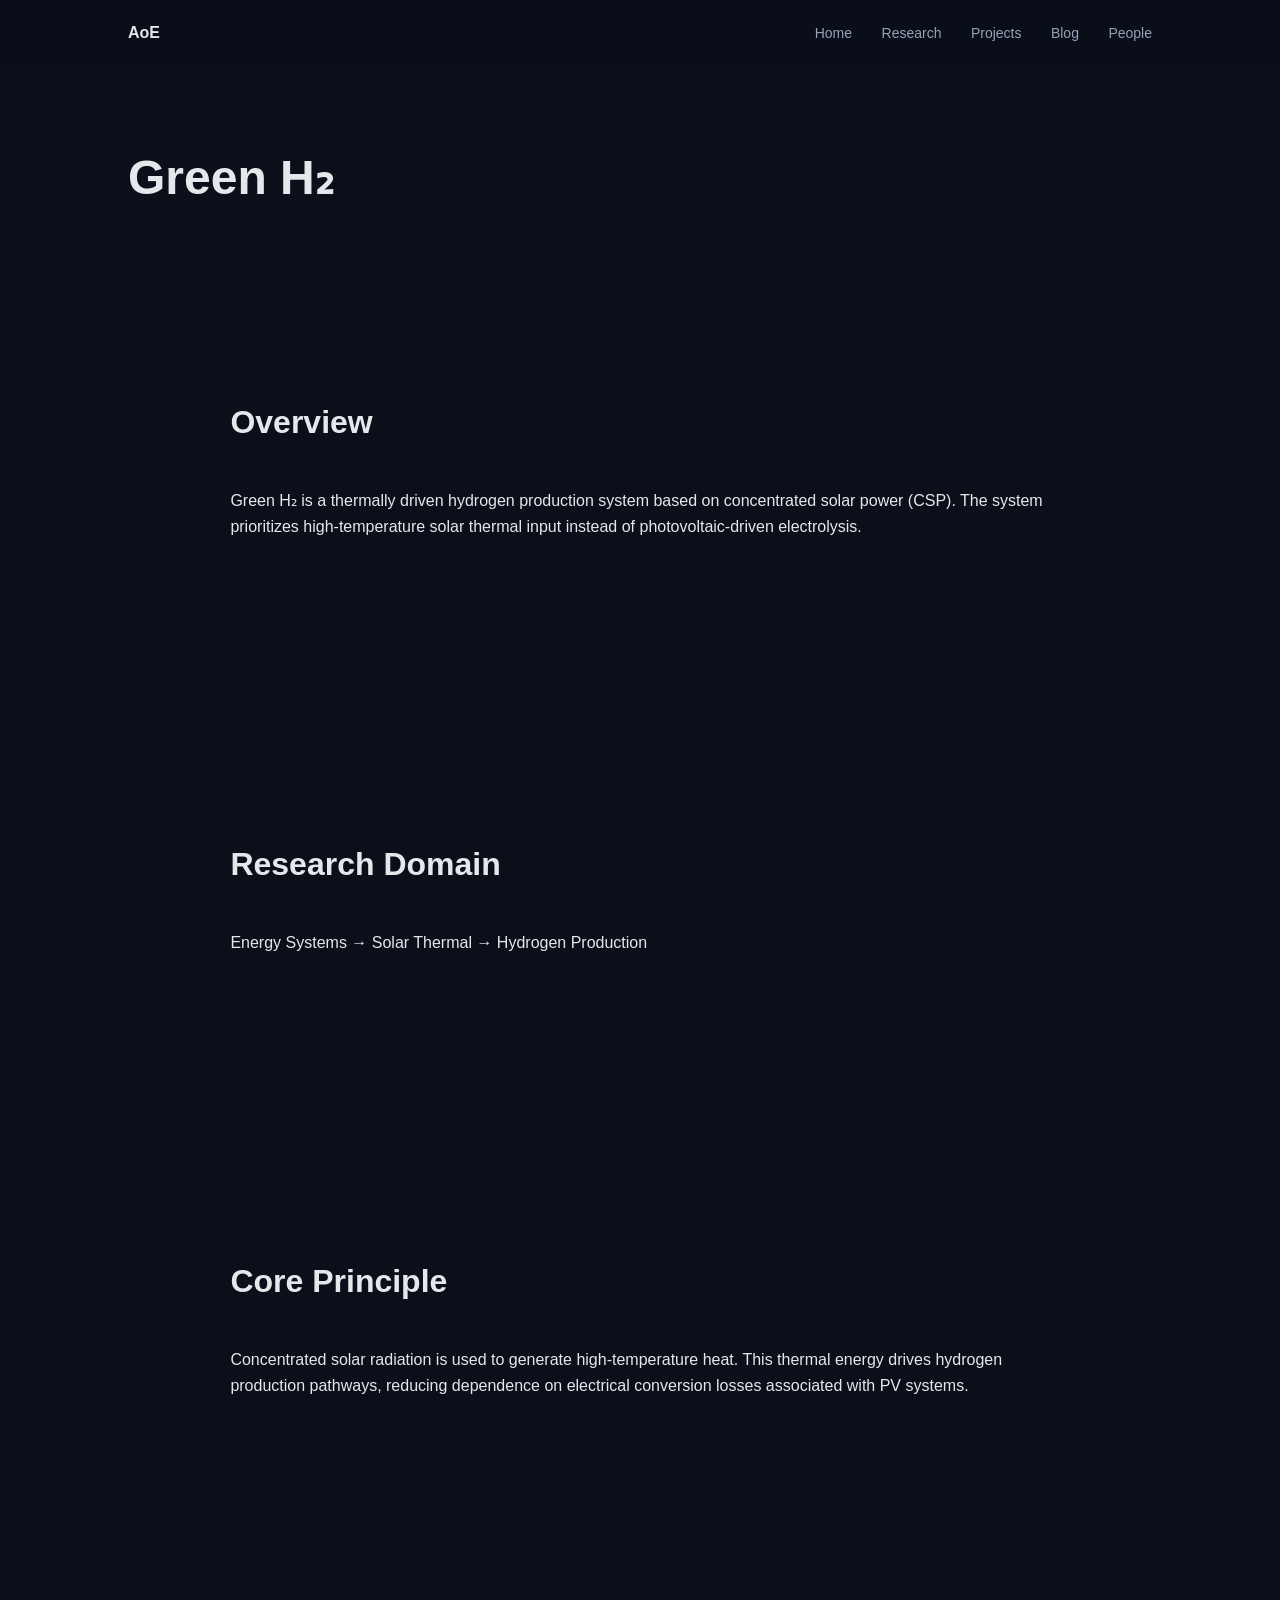
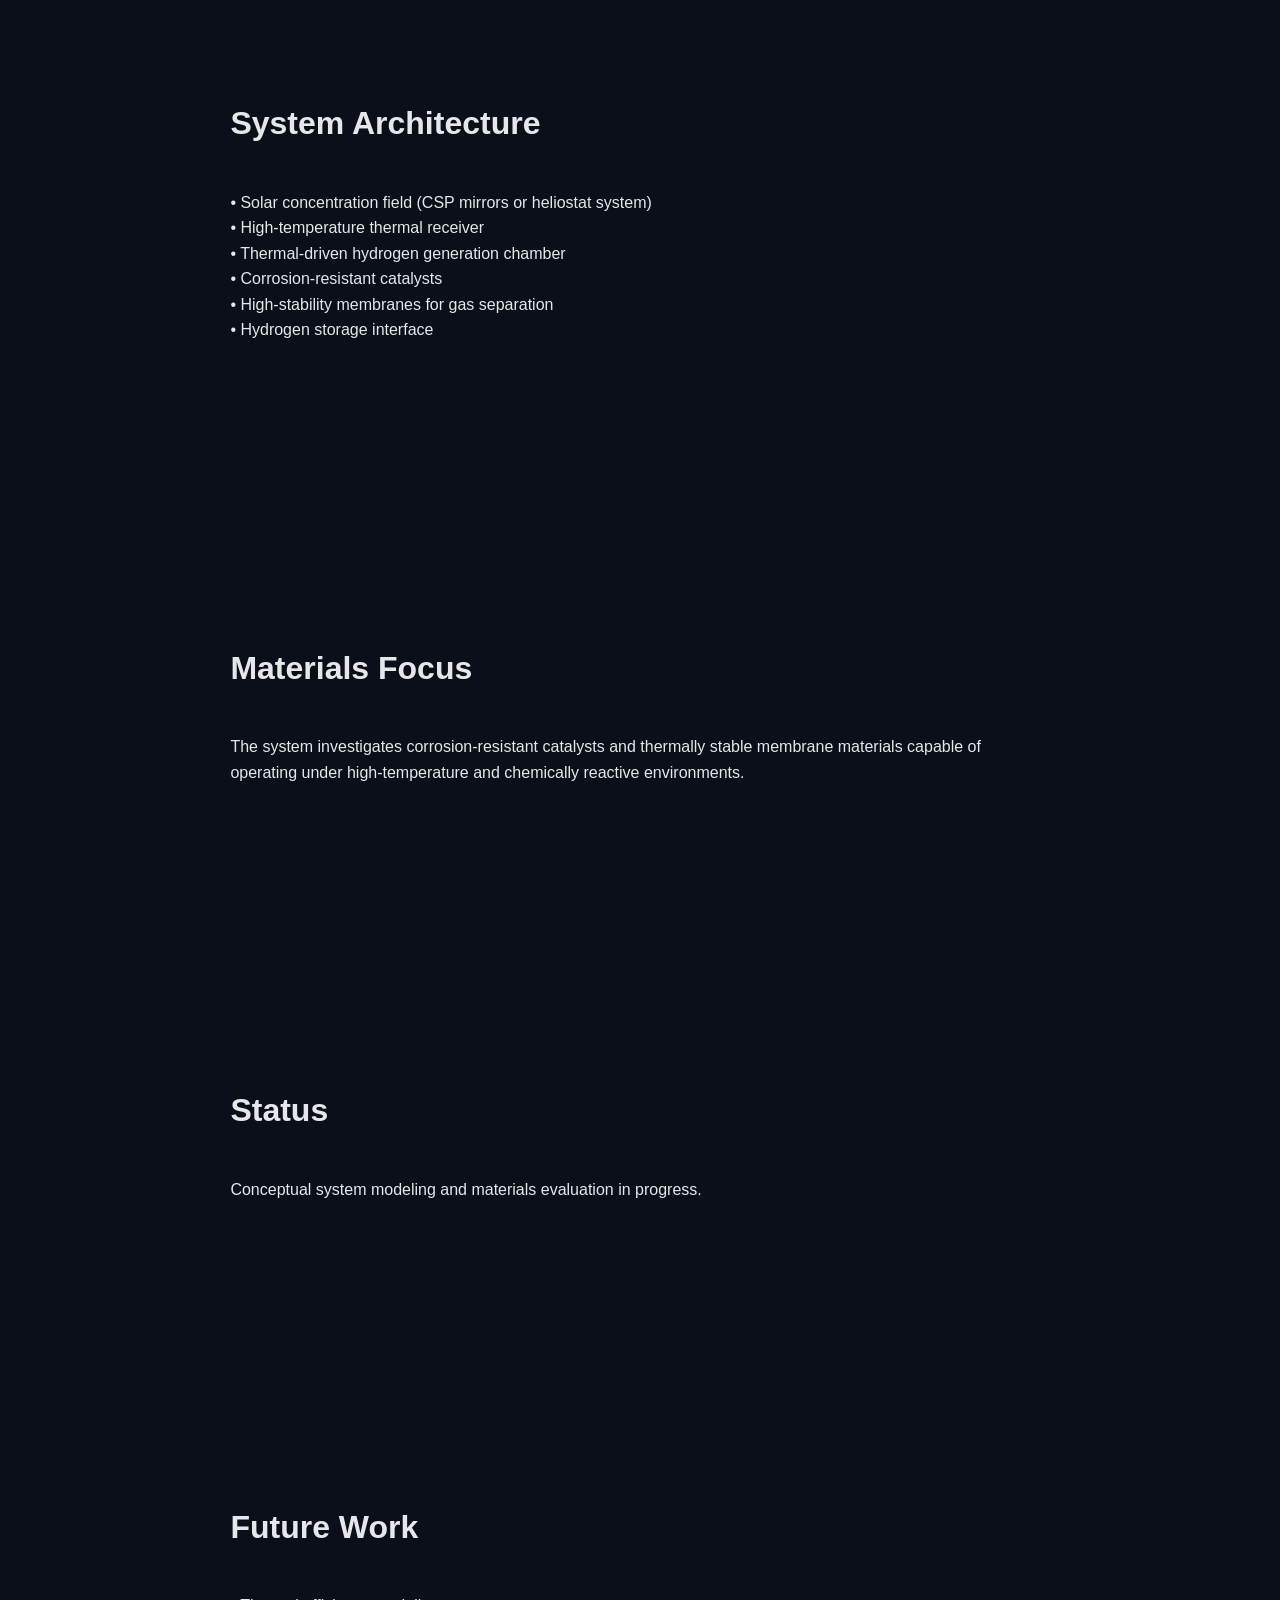
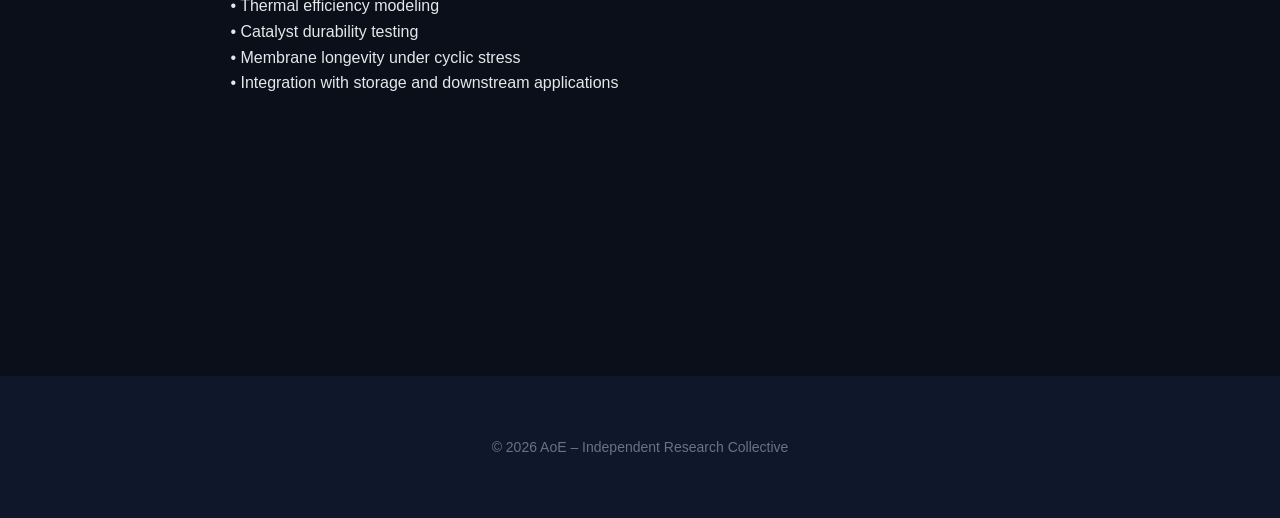
<file: projects/h2.html>
<!DOCTYPE html>
<html lang="en">
<head>
<meta charset="UTF-8">
<meta name="viewport" content="width=device-width, initial-scale=1.0">
<title>Green H₂ – AoE</title>
<link rel="stylesheet" href="../style.css">
</head>

<body>

<nav>
  <div class="logo">AoE</div>
  <div class="nav-links">
    <a href="../index.html">Home</a>
    <a href="../research.html">Research</a>
    <a href="../projects.html">Projects</a>
    <a href="../blog.html">Blog</a>
    <a href="../people.html">People</a>
  </div>
</nav>

<main class="page">

<h1>Green H₂</h1>

<section>
  <h2>Overview</h2>
  <p>
    Green H₂ is a thermally driven hydrogen production system based on 
    concentrated solar power (CSP). The system prioritizes high-temperature 
    solar thermal input instead of photovoltaic-driven electrolysis.
  </p>
</section>

<section>
  <h2>Research Domain</h2>
  <p>
    Energy Systems → Solar Thermal → Hydrogen Production
  </p>
</section>

<section>
  <h2>Core Principle</h2>
  <p>
    Concentrated solar radiation is used to generate high-temperature heat. 
    This thermal energy drives hydrogen production pathways, reducing 
    dependence on electrical conversion losses associated with PV systems.
  </p>
</section>

<section>
  <h2>System Architecture</h2>
  <p>
    • Solar concentration field (CSP mirrors or heliostat system) <br>
    • High-temperature thermal receiver <br>
    • Thermal-driven hydrogen generation chamber <br>
    • Corrosion-resistant catalysts <br>
    • High-stability membranes for gas separation <br>
    • Hydrogen storage interface
  </p>
</section>

<section>
  <h2>Materials Focus</h2>
  <p>
    The system investigates corrosion-resistant catalysts and 
    thermally stable membrane materials capable of operating under 
    high-temperature and chemically reactive environments.
  </p>
</section>

<section>
  <h2>Status</h2>
  <p>
    Conceptual system modeling and materials evaluation in progress.
  </p>
</section>

<section>
  <h2>Future Work</h2>
  <p>
    • Thermal efficiency modeling <br>
    • Catalyst durability testing <br>
    • Membrane longevity under cyclic stress <br>
    • Integration with storage and downstream applications
  </p>
</section>

</main>

<footer>
  © 2026 AoE – Independent Research Collective
</footer>

</body>
</html>
</file>
<file: style.css>
* {
  margin: 0;
  padding: 0;
  box-sizing: border-box;
}

body {
  font-family: 'Inter', sans-serif;
  background: #0b0f19;
  color: #e5e7eb;
  line-height: 1.6;
}

nav {
  position: fixed;
  width: 100%;
  padding: 20px 10%;
  display: flex;
  justify-content: space-between;
  background: rgba(11,15,25,0.9);
  backdrop-filter: blur(6px);
}

.logo {
  font-weight: 700;
}

.nav-links a {
  color: #94a3b8;
  text-decoration: none;
  margin-left: 25px;
  font-size: 14px;
}

.nav-links a:hover {
  color: #ffffff;
}

.hero {
  height: 100vh;
  display: flex;
  flex-direction: column;
  justify-content: center;
  padding: 0 10%;
}

.hero h1 {
  font-size: 64px;
  margin-bottom: 20px;
}

.hero p {
  max-width: 600px;
  color: #9ca3af;
  font-size: 18px;
}

section {
  padding: 120px 10%;
}

h2 {
  font-size: 32px;
  margin-bottom: 40px;
}

.layer {
  margin-bottom: 40px;
}

.layer h3 {
  margin-bottom: 10px;
}

.domains .grid {
  display: grid;
  grid-template-columns: repeat(auto-fit, minmax(260px, 1fr));
  gap: 30px;
}

.card {
  background: #111827;
  padding: 30px;
  border-radius: 8px;
  transition: 0.3s ease;
}

.card:hover {
  background: #1f2937;
  transform: translateY(-5px);
}

.activity .btn {
  display: inline-block;
  margin-top: 20px;
  padding: 10px 20px;
  border: 1px solid #94a3b8;
  color: #e5e7eb;
  text-decoration: none;
}

.activity .btn:hover {
  background: #1f2937;
}

footer {
  text-align: center;
  padding: 60px;
  background: #0f172a;
  color: #6b7280;
  font-size: 14px;
}

.page {
  padding: 140px 10% 100px 10%;
}

.page h1 {
  font-size: 48px;
  margin-bottom: 60px;
}

.page section {
  margin-bottom: 60px;
}

.grid {
  display: grid;
  grid-template-columns: repeat(auto-fit, minmax(260px, 1fr));
  gap: 30px;
}

.link-card {
  text-decoration: none;
  color: inherit;
}

.link-card:hover {
  background: #1f2937;
  transform: translateY(-5px);
}
</file>
